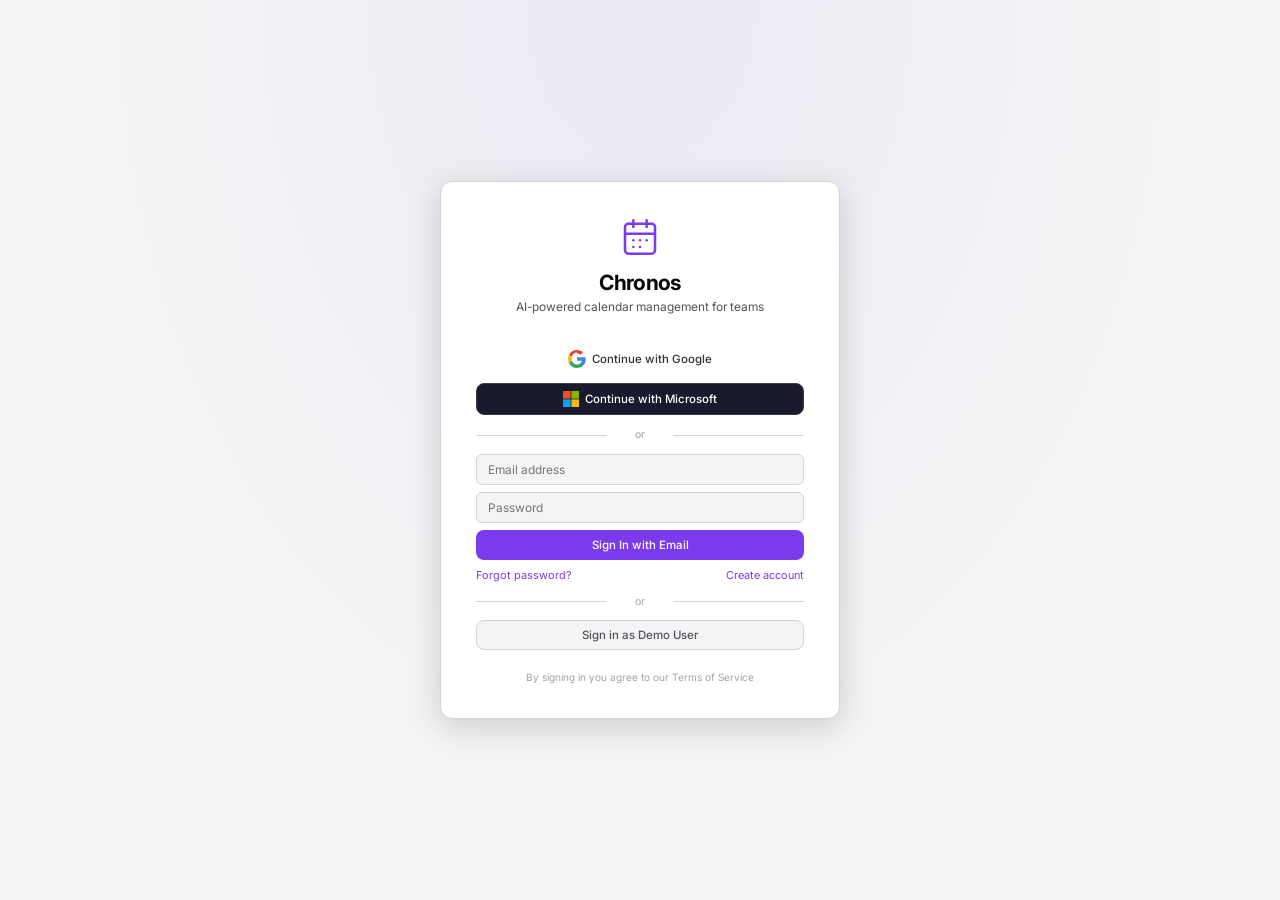
<file: static/index.html>
<!DOCTYPE html>
<html lang="en">
<head>
  <meta charset="UTF-8">
  <meta name="viewport" content="width=device-width, initial-scale=1.0">
  <meta name="description" content="AI-powered calendar management — scan emails, schedule meetings, manage your time.">
  <title>Chronos — AI Calendar Manager</title>
  <link rel="preconnect" href="https://fonts.googleapis.com">
  <link rel="preconnect" href="https://fonts.gstatic.com" crossorigin>
  <link href="https://fonts.googleapis.com/css2?family=Inter:wght@400;500;600;700&display=swap" rel="stylesheet">
  <link rel="stylesheet" href="/static/style.css">
</head>
<body>
  <div id="app">

    <!-- ═══════════════ Sidebar ═══════════════ -->
    <aside id="sidebar">
      <div class="sidebar-brand">
        <div class="brand-icon">
          <svg width="22" height="22" viewBox="0 0 24 24" fill="none" stroke="currentColor" stroke-width="2" stroke-linecap="round" stroke-linejoin="round"><rect x="3" y="4" width="18" height="18" rx="2" ry="2"/><line x1="16" y1="2" x2="16" y2="6"/><line x1="8" y1="2" x2="8" y2="6"/><line x1="3" y1="10" x2="21" y2="10"/></svg>
        </div>
        <span class="brand-name">Chronos</span>
        <span class="brand-badge">AI</span>
      </div>

      <div id="org-selector" class="org-selector" style="display:none">
        <select id="org-dropdown" class="select-minimal" onchange="switchOrg()"></select>
      </div>

      <nav class="sidebar-nav">
        <button class="nav-btn active" data-view="chat">
          <svg width="18" height="18" viewBox="0 0 24 24" fill="none" stroke="currentColor" stroke-width="2" stroke-linecap="round" stroke-linejoin="round"><path d="M21 15a2 2 0 0 1-2 2H7l-4 4V5a2 2 0 0 1 2-2h14a2 2 0 0 1 2 2z"/></svg>
          <span>Chat</span>
        </button>
        <button class="nav-btn" data-view="calendar">
          <svg width="18" height="18" viewBox="0 0 24 24" fill="none" stroke="currentColor" stroke-width="2" stroke-linecap="round" stroke-linejoin="round"><rect x="3" y="4" width="18" height="18" rx="2" ry="2"/><line x1="16" y1="2" x2="16" y2="6"/><line x1="8" y1="2" x2="8" y2="6"/><line x1="3" y1="10" x2="21" y2="10"/></svg>
          <span>Calendar</span>
          <span id="nav-event-count" class="nav-badge" style="display:none"></span>
        </button>
        <button class="nav-btn" data-view="email">
          <svg width="18" height="18" viewBox="0 0 24 24" fill="none" stroke="currentColor" stroke-width="2" stroke-linecap="round" stroke-linejoin="round"><path d="M4 4h16c1.1 0 2 .9 2 2v12c0 1.1-.9 2-2 2H4c-1.1 0-2-.9-2-2V6c0-1.1.9-2 2-2z"/><polyline points="22,6 12,13 2,6"/></svg>
          <span>Email Intel</span>
        </button>
        <button class="nav-btn" data-view="scheduling">
          <svg width="18" height="18" viewBox="0 0 24 24" fill="none" stroke="currentColor" stroke-width="2" stroke-linecap="round" stroke-linejoin="round"><path d="M10 13a5 5 0 0 0 7.54.54l3-3a5 5 0 0 0-7.07-7.07l-1.72 1.71"/><path d="M14 11a5 5 0 0 0-7.54-.54l-3 3a5 5 0 0 0 7.07 7.07l1.71-1.71"/></svg>
          <span>Scheduling</span>
        </button>
        <button class="nav-btn" data-view="whatsapp">
          <svg width="18" height="18" viewBox="0 0 32 32" fill="currentColor"><path d="M16 2C8.27 2 2 8.27 2 16c0 2.44.66 4.72 1.8 6.7L2 30l7.54-1.76A13.93 13.93 0 0016 30c7.73 0 14-6.27 14-14S23.73 2 16 2zm0 25.4a11.39 11.39 0 01-5.84-1.6l-.42-.25-4.38 1.02 1.04-4.26-.27-.44A11.4 11.4 0 1116 27.4zm6.26-8.36c-.3-.15-1.77-.87-2.04-.97-.28-.1-.48-.15-.68.15s-.77.97-.94 1.17c-.17.2-.35.22-.65.07-.3-.15-1.27-.47-2.42-1.5-.9-.8-1.5-1.8-1.68-2.1-.17-.3-.02-.46.13-.6.14-.14.3-.35.44-.52.15-.18.2-.3.3-.5.1-.2.05-.37-.02-.52-.07-.15-.67-1.63-.92-2.23-.24-.58-.49-.5-.68-.51l-.58-.01c-.2 0-.52.07-.79.37-.28.3-1.06 1.03-1.06 2.5s1.08 2.9 1.23 3.1c.15.18 2.13 3.26 5.17 4.57.72.31 1.28.5 1.72.64.72.23 1.38.2 1.9.12.58-.09 1.77-.72 2.02-1.42.25-.7.25-1.3.17-1.42-.07-.12-.27-.2-.57-.34z"/></svg>
          <span>WhatsApp</span>
          <span id="nav-wa-badge" class="nav-badge" style="display:none"></span>
        </button>
        <!-- Admin button — shown only for admin/superadmin via JS -->
        <button class="nav-btn" data-view="admin" id="nav-admin-btn" style="display:none">
          <svg width="18" height="18" viewBox="0 0 24 24" fill="none" stroke="currentColor" stroke-width="2" stroke-linecap="round" stroke-linejoin="round"><path d="M12 22s8-4 8-10V5l-8-3-8 3v7c0 6 8 10 8 10z"/></svg>
          <span>Admin</span>
          <span id="nav-admin-badge" class="nav-badge" style="display:none">●</span>
        </button>
        <div class="nav-divider"></div>
        <button class="nav-btn" data-view="org-settings">
          <svg width="18" height="18" viewBox="0 0 24 24" fill="none" stroke="currentColor" stroke-width="2" stroke-linecap="round" stroke-linejoin="round"><path d="M17 21v-2a4 4 0 0 0-4-4H5a4 4 0 0 0-4 4v2"/><circle cx="9" cy="7" r="4"/><path d="M23 21v-2a4 4 0 0 0-3-3.87"/><path d="M16 3.13a4 4 0 0 1 0 7.75"/></svg>
          <span>Team</span>
        </button>
        <button class="nav-btn" data-view="settings">
          <svg width="18" height="18" viewBox="0 0 24 24" fill="none" stroke="currentColor" stroke-width="2" stroke-linecap="round" stroke-linejoin="round"><circle cx="12" cy="12" r="3"/><path d="M19.4 15a1.65 1.65 0 0 0 .33 1.82l.06.06a2 2 0 0 1-2.83 2.83l-.06-.06a1.65 1.65 0 0 0-1.82-.33 1.65 1.65 0 0 0-1 1.51V21a2 2 0 0 1-4 0v-.09A1.65 1.65 0 0 0 9 19.4a1.65 1.65 0 0 0-1.82.33l-.06.06a2 2 0 0 1-2.83-2.83l.06-.06A1.65 1.65 0 0 0 4.68 15a1.65 1.65 0 0 0-1.51-1H3a2 2 0 0 1 0-4h.09A1.65 1.65 0 0 0 4.6 9a1.65 1.65 0 0 0-.33-1.82l-.06-.06a2 2 0 0 1 2.83-2.83l.06.06A1.65 1.65 0 0 0 9 4.68a1.65 1.65 0 0 0 1-1.51V3a2 2 0 0 1 4 0v.09a1.65 1.65 0 0 0 1 1.51 1.65 1.65 0 0 0 1.82-.33l.06-.06a2 2 0 0 1 2.83 2.83l-.06.06a1.65 1.65 0 0 0-.33 1.82V9c.26.604.852.997 1.51 1H21a2 2 0 0 1 0 4h-.09c-.66.026-1.25.42-1.51 1z"/></svg>
          <span>Settings</span>
        </button>
      </nav>

      <div class="sidebar-footer">
        <button class="nav-btn" data-view="profile">
          <svg width="18" height="18" viewBox="0 0 24 24" fill="none" stroke="currentColor" stroke-width="2" stroke-linecap="round" stroke-linejoin="round"><path d="M20 21v-2a4 4 0 0 0-4-4H8a4 4 0 0 0-4 4v2"/><circle cx="12" cy="7" r="4"/></svg>
          <span>Profile</span>
        </button>
        <button class="theme-toggle" id="theme-toggle" onclick="toggleTheme()" title="Toggle light/dark theme">
          <span id="theme-icon">☀️</span>
        </button>
        <div id="connection-status" class="conn-status offline">
          <span class="conn-dot"></span><span class="conn-label">Offline</span>
        </div>
      </div>
    </aside>

    <!-- ═══════════════ Main ═══════════════ -->
    <main id="main">

      <!-- Login -->
      <section id="login-view" class="view active">
        <div class="login-screen">
          <div class="login-card">
            <div class="login-brand">
              <svg width="40" height="40" viewBox="0 0 24 24" fill="none" stroke="var(--accent)" stroke-width="1.5" stroke-linecap="round" stroke-linejoin="round"><rect x="3" y="4" width="18" height="18" rx="2" ry="2"/><line x1="16" y1="2" x2="16" y2="6"/><line x1="8" y1="2" x2="8" y2="6"/><line x1="3" y1="10" x2="21" y2="10"/><line x1="8" y1="14" x2="8" y2="14.01"/><line x1="12" y1="14" x2="12" y2="14.01"/><line x1="16" y1="14" x2="16" y2="14.01"/><line x1="8" y1="18" x2="8" y2="18.01"/><line x1="12" y1="18" x2="12" y2="18.01"/></svg>
              <h1>Chronos</h1>
              <p>AI-powered calendar management for teams</p>
            </div>
            <div class="login-actions">
              <button class="btn btn-google" onclick="loginGoogle()">
                <svg width="18" height="18" viewBox="0 0 18 18"><path fill="#4285F4" d="M17.64 9.2c0-.637-.057-1.251-.164-1.84H9v3.481h4.844a4.14 4.14 0 01-1.796 2.716v2.259h2.908c1.702-1.567 2.684-3.875 2.684-6.615z"/><path fill="#34A853" d="M9 18c2.43 0 4.467-.806 5.956-2.18l-2.908-2.259c-.806.54-1.837.86-3.048.86-2.344 0-4.328-1.584-5.036-3.711H.957v2.332A8.997 8.997 0 009 18z"/><path fill="#FBBC05" d="M3.964 10.71A5.41 5.41 0 013.682 9c0-.593.102-1.17.282-1.71V4.958H.957A8.996 8.996 0 000 9c0 1.452.348 2.827.957 4.042l3.007-2.332z"/><path fill="#EA4335" d="M9 3.58c1.321 0 2.508.454 3.44 1.345l2.582-2.58C13.463.891 11.426 0 9 0A8.997 8.997 0 00.957 4.958L3.964 6.29C4.672 4.163 6.656 2.58 9 2.58z"/></svg>
                Continue with Google
              </button>
              <button class="btn btn-microsoft" onclick="loginMicrosoft()">
                <svg width="16" height="16" viewBox="0 0 21 21"><rect fill="#f25022" width="10" height="10"/><rect fill="#7fba00" x="11" width="10" height="10"/><rect fill="#00a4ef" y="11" width="10" height="10"/><rect fill="#ffb900" x="11" y="11" width="10" height="10"/></svg>
                Continue with Microsoft
              </button>
              <div class="login-divider"><span>or</span></div>

              <!-- Email/password login -->
              <div id="login-email-panel" style="display:flex;flex-direction:column;gap:.5rem">
                <input id="login-email" type="email" class="input" placeholder="Email address" autocomplete="email" />
                <input id="login-password" type="password" class="input" placeholder="Password" autocomplete="current-password" onkeydown="if(event.key==='Enter')loginEmail()" />
                <button class="btn btn-primary" onclick="loginEmail()">Sign In with Email</button>
                <div style="display:flex;justify-content:space-between;align-items:center;margin-top:.1rem">
                  <a class="login-link" href="#" onclick="showForgotPanel();return false">Forgot password?</a>
                  <a class="login-link" href="#" onclick="showRegisterPanel();return false">Create account</a>
                </div>
              </div>

              <!-- Register panel -->
              <div id="login-register-panel" style="display:none;flex-direction:column;gap:.5rem">
                <input id="reg-name" type="text" class="input" placeholder="Full name" autocomplete="name" />
                <input id="reg-email" type="email" class="input" placeholder="Email address" autocomplete="email" />
                <input id="reg-password" type="password" class="input" placeholder="Password (min 8 chars)" autocomplete="new-password" onkeydown="if(event.key==='Enter')registerEmail()" />
                <button class="btn btn-primary" onclick="registerEmail()">Create Account</button>
                <a class="login-link" href="#" onclick="showLoginPanel();return false" style="text-align:center">Back to sign in</a>
              </div>

              <!-- Forgot password panel -->
              <div id="login-forgot-panel" style="display:none;flex-direction:column;gap:.5rem">
                <p style="font-size:.8rem;color:var(--text2)">Enter your email and we'll send you a reset link.</p>
                <input id="forgot-email" type="email" class="input" placeholder="Email address" autocomplete="email" onkeydown="if(event.key==='Enter')submitForgotPassword()" />
                <button class="btn btn-primary" id="btn-forgot-submit" onclick="submitForgotPassword()">Send Reset Link</button>
                <a class="login-link" href="#" onclick="showLoginPanel();return false" style="text-align:center">Back to sign in</a>
                <div id="forgot-msg" style="display:none;font-size:.8rem;color:var(--green);padding:.4rem .6rem;background:var(--green-soft);border-radius:6px"></div>
              </div>

              <div class="login-divider"><span>or</span></div>
              <button class="btn btn-ghost" onclick="loginDev()">Sign in as Demo User</button>
            </div>
            <p class="login-footer">By signing in you agree to our Terms of Service</p>
          </div>
        </div>
      </section>

      <!-- Chat -->
      <section id="chat-view" class="view">
        <div class="view-header">
          <div class="view-header-left"><h2>AI Assistant</h2><span class="header-badge" id="chat-model">Online</span></div>
        </div>
        <div id="chat-messages" class="chat-messages">
          <div class="message assistant">
            <div class="message-avatar">
              <svg width="16" height="16" viewBox="0 0 24 24" fill="none" stroke="currentColor" stroke-width="2"><circle cx="12" cy="12" r="10"/><path d="M8 14s1.5 2 4 2 4-2 4-2"/><line x1="9" y1="9" x2="9.01" y2="9"/><line x1="15" y1="9" x2="15.01" y2="9"/></svg>
            </div>
            <div class="message-content">
              <p>Hi! I'm your calendar assistant. What can I help you with?</p>
              <div class="quick-actions">
                <button class="quick-btn" onclick="quickChat('What is on my calendar today?')">Today&rsquo;s schedule</button>
                <button class="quick-btn" onclick="quickChat('Schedule a meeting tomorrow at 2pm')">New meeting</button>
                <button class="quick-btn" onclick="quickChat('When am I free this week?')">Find free time</button>
              </div>
            </div>
          </div>
        </div>
        <form id="chat-form" class="chat-input-area" onsubmit="sendMessage(event)">
          <input type="text" id="chat-input" placeholder="Ask me anything about your schedule..." autocomplete="off" />
          <button type="submit" class="btn btn-primary btn-icon-only" id="btn-send">
            <svg width="18" height="18" viewBox="0 0 24 24" fill="none" stroke="currentColor" stroke-width="2"><line x1="22" y1="2" x2="11" y2="13"/><polygon points="22 2 15 22 11 13 2 9 22 2"/></svg>
          </button>
        </form>
      </section>

      <!-- Calendar -->
      <section id="calendar-view" class="view">
        <div class="view-header">
          <div class="view-header-left"><h2>Calendar</h2></div>
          <div class="view-header-right">
            <input id="ev-search" type="search" class="input input-sm" placeholder="Search events…" oninput="filterEvents(this.value)" style="width:160px" />
            <button class="btn btn-icon" onclick="shiftWeek(-1)"><svg width="16" height="16" viewBox="0 0 24 24" fill="none" stroke="currentColor" stroke-width="2"><polyline points="15 18 9 12 15 6"/></svg></button>
            <span id="week-label" class="week-label"></span>
            <button class="btn btn-icon" onclick="shiftWeek(1)"><svg width="16" height="16" viewBox="0 0 24 24" fill="none" stroke="currentColor" stroke-width="2"><polyline points="9 18 15 12 9 6"/></svg></button>
            <button class="btn btn-ghost btn-sm" onclick="weekOffset=0;loadEvents()">Today</button>
            <button class="btn btn-primary btn-sm" onclick="openCreateEventModal()">
              <svg width="14" height="14" viewBox="0 0 24 24" fill="none" stroke="currentColor" stroke-width="2.5"><line x1="12" y1="5" x2="12" y2="19"/><line x1="5" y1="12" x2="19" y2="12"/></svg>
              New Event
            </button>
          </div>
        </div>
        <div id="events-list" class="events-list content-scroll">
          <div class="empty-state"><div class="empty-icon">📅</div>Loading events...</div>
        </div>
      </section>

      <!-- Create Event Modal -->
      <div id="create-event-modal" class="modal-overlay" style="display:none" onclick="closeCreateEventModal(event)">
        <div class="modal-card" style="max-width:520px;width:95%">
          <div class="modal-header">
            <h3>New Calendar Event</h3>
            <button class="modal-close" onclick="closeCreateEventModal()">&times;</button>
          </div>
          <div class="modal-body" style="display:flex;flex-direction:column;gap:.85rem">

            <div class="form-group">
              <label class="settings-label">Event Type</label>
              <div style="display:flex;gap:.5rem;flex-wrap:wrap" id="event-type-chips">
                <button class="type-chip active" data-type="meeting" onclick="selectEventType(this)">🤝 Meeting</button>
                <button class="type-chip" data-type="team" onclick="selectEventType(this)">👥 Team Event</button>
                <button class="type-chip" data-type="focus" onclick="selectEventType(this)">🎯 Focus Time</button>
                <button class="type-chip" data-type="outlook" onclick="selectEventType(this)">📬 Outlook Event</button>
                <button class="type-chip" data-type="other" onclick="selectEventType(this)">📅 Other</button>
              </div>
            </div>

            <div class="form-group">
              <label class="settings-label">Title <span style="color:var(--red)">*</span></label>
              <input id="ev-title" type="text" class="input" placeholder="e.g. Weekly Sync, Q2 Planning…" maxlength="200" />
            </div>

            <div style="display:grid;grid-template-columns:1fr 1fr;gap:.65rem">
              <div class="form-group">
                <label class="settings-label">Start <span style="color:var(--red)">*</span></label>
                <input id="ev-start" type="datetime-local" class="input" />
              </div>
              <div class="form-group">
                <label class="settings-label">End <span style="color:var(--red)">*</span></label>
                <input id="ev-end" type="datetime-local" class="input" />
              </div>
            </div>

            <div class="form-group">
              <label class="settings-label">Location</label>
              <input id="ev-location" type="text" class="input" placeholder="Room / Zoom link / address…" />
            </div>

            <div class="form-group">
              <label class="settings-label">Attendees <span class="field-hint">(comma‑separated emails)</span></label>
              <input id="ev-attendees" type="text" class="input" placeholder="alice@example.com, bob@example.com" />
            </div>

            <div class="form-group">
              <label class="settings-label">Description</label>
              <textarea id="ev-description" class="input" rows="3" placeholder="Agenda, notes, video link…" style="resize:vertical;font-family:inherit;font-size:.875rem"></textarea>
            </div>

            <div style="display:flex;gap:.65rem;align-items:center">
              <label style="display:flex;align-items:center;gap:.4rem;font-size:.875rem;color:var(--text2);cursor:pointer">
                <input type="checkbox" id="ev-allday" onchange="toggleAllDay()" style="accent-color:var(--accent)" />
                All-day event
              </label>
              <div style="margin-left:auto;display:flex;align-items:center;gap:.4rem">
                <label class="settings-label" style="margin:0">Reminder</label>
                <select id="ev-reminder" class="select-minimal">
                  <option value="0">None</option>
                  <option value="5">5 min</option>
                  <option value="10">10 min</option>
                  <option value="15" selected>15 min</option>
                  <option value="30">30 min</option>
                  <option value="60">1 hour</option>
                  <option value="1440">1 day</option>
                </select>
              </div>
            </div>

            <div id="ev-error" style="display:none;color:var(--red);font-size:.82rem;padding:.4rem .6rem;background:rgba(239,68,68,.08);border-radius:6px"></div>
          </div>
          <div class="modal-footer">
            <button class="btn btn-ghost" onclick="closeCreateEventModal()">Cancel</button>
            <button class="btn btn-primary" id="btn-create-event" onclick="submitCreateEvent()">
              <svg width="14" height="14" viewBox="0 0 24 24" fill="none" stroke="currentColor" stroke-width="2.5"><polyline points="20 6 9 17 4 12"/></svg>
              Create Event
            </button>
          </div>
        </div>
      </div>

      <!-- Email Intel -->
      <section id="email-view" class="view">
        <div class="email-container">
          <div class="view-header">
            <div class="view-header-left"><h2>Email Intelligence</h2><span class="header-subtitle">AI-powered meeting detection</span></div>
            <div class="view-header-right email-controls">
              <select id="email-provider-select" class="select-minimal"><option value="google">Gmail</option><option value="microsoft">Outlook</option></select>
              <select id="email-since-hours" class="select-minimal"><option value="24">24h</option><option value="48">48h</option><option value="72">3 days</option><option value="168" selected>7 days</option><option value="336">14 days</option><option value="720">30 days</option></select>
              <label class="autopilot-toggle" title="Re-scan emails already processed (use after fixing issues)" style="gap:4px">
                <input type="checkbox" id="email-rescan" />
                <span class="autopilot-track"></span>
                <span class="autopilot-text">Re-scan</span>
              </label>
              <label class="autopilot-toggle" title="Autopilot: send 1:1 meeting drafts automatically">
                <input type="checkbox" id="autopilot-toggle" onchange="toggleAutopilot()" />
                <span class="autopilot-track"></span>
                <span id="autopilot-label" class="autopilot-text">Autopilot</span>
              </label>
              <button class="btn btn-primary btn-sm" id="btn-email-scan" onclick="triggerEmailScan()">
                <svg width="14" height="14" viewBox="0 0 24 24" fill="none" stroke="currentColor" stroke-width="2"><circle cx="11" cy="11" r="8"/><line x1="21" y1="21" x2="16.65" y2="16.65"/></svg>
                Scan
              </button>
            </div>
          </div>
          <div id="email-scan-status" class="scan-banner" style="display:none"><span id="email-scan-text"></span></div>
          <div class="email-providers-bar" id="email-providers-bar"></div>
          <div class="tab-bar">
            <button class="tab active" data-tab="emails" onclick="switchEmailTab('emails')">All Emails <span id="tab-count-emails" class="tab-count">0</span></button>
            <button class="tab" data-tab="drafts" onclick="switchEmailTab('drafts')">Drafts <span id="tab-count-drafts" class="tab-count">0</span></button>
            <button class="tab" data-tab="pending" onclick="switchEmailTab('pending')">Pending <span id="tab-count-pending" class="tab-count">0</span></button>
            <button class="tab" data-tab="approved" onclick="switchEmailTab('approved')">Approved <span id="tab-count-approved" class="tab-count">0</span></button>
            <button class="tab" data-tab="rejected" onclick="switchEmailTab('rejected')">Dismissed <span id="tab-count-rejected" class="tab-count">0</span></button>
            <button class="tab" data-tab="history" onclick="switchEmailTab('history')">History</button>
            <button class="tab" data-tab="analytics" onclick="switchEmailTab('analytics')">Analytics</button>
          </div>
          <div id="email-all-list" class="content-scroll"><div class="empty-state"><div class="empty-icon">📬</div>Scan your inbox to detect meetings</div></div>
          <div id="email-drafts-list" class="content-scroll" style="display:none"><div class="empty-state"><div class="empty-icon">✍️</div>No drafts yet. Scan your inbox to compose AI-drafted meeting replies.</div></div>
          <div id="email-suggestions" class="content-scroll" style="display:none"><div class="empty-state"><div class="empty-icon">💡</div>Suggestions appear after scanning</div></div>
          <div id="email-history" class="content-scroll" style="display:none"></div>
          <div id="email-analytics" class="content-scroll padded" style="display:none"></div>
        </div>
      </section>

      <!-- Scheduling -->
      <section id="scheduling-view" class="view">
        <div class="email-container">
          <div class="view-header">
            <div class="view-header-left"><h2>Scheduling</h2><span class="header-subtitle">Links · Guides · Onboarding</span></div>
          </div>
          <div class="tab-bar">
            <button class="tab active" data-stab="links" onclick="switchSchedulingTab('links')">Scheduling Links</button>
            <button class="tab" data-stab="booking" onclick="switchSchedulingTab('booking')">Booking Page</button>
            <button class="tab" data-stab="hook" onclick="switchSchedulingTab('hook')">Message Hook</button>
            <button class="tab" data-stab="guides" onclick="switchSchedulingTab('guides')">Guides</button>
            <button class="tab" data-stab="onboarding" onclick="switchSchedulingTab('onboarding')">Onboarding</button>
          </div>
          <!-- Links -->
          <div id="sched-links-panel" class="content-scroll padded">
            <div class="sched-links-toolbar">
              <div class="form-row">
                <select id="link-type-select" class="select-minimal">
                  <option value="availability">Full Availability</option>
                  <option value="suggested">Suggested Windows</option>
                </select>
                <input id="link-attendee-email" type="email" class="input input-sm" placeholder="attendee@email.com" style="max-width:220px" />
                <select id="link-duration" class="select-minimal">
                  <option value="15">15 min</option>
                  <option value="30" selected>30 min</option>
                  <option value="45">45 min</option>
                  <option value="60">1 hour</option>
                  <option value="90">1.5 hours</option>
                </select>
                <button class="btn btn-primary btn-sm" onclick="createSchedulingLink()">+ Create Link</button>
              </div>
            </div>
            <div id="sched-links-list"><div class="empty-state"><div class="empty-icon">🔗</div>No scheduling links yet. Create one above.</div></div>
          </div>
          <!-- Booking Page -->
          <div id="sched-booking-panel" class="content-scroll padded" style="display:none">
            <div class="sched-form-card">
              <h4>Look Up Available Slots</h4>
              <p class="text-muted">Paste a Calendly or Cal.com booking page URL to see available times.</p>
              <div class="form-group"><label>Booking Page URL</label><input id="booking-url" type="url" class="input" placeholder="https://calendly.com/username/30min" /></div>
              <div class="form-row" style="margin-bottom:.75rem">
                <div class="form-group flex-1"><label>Duration</label>
                  <select id="booking-duration" class="select-minimal"><option value="15">15 min</option><option value="30" selected>30 min</option><option value="60">1 hour</option></select>
                </div>
                <div class="form-group flex-1"><label>Days Ahead</label>
                  <select id="booking-days" class="select-minimal"><option value="3">3 days</option><option value="7" selected>7 days</option><option value="14">14 days</option></select>
                </div>
              </div>
              <button class="btn btn-primary" onclick="lookupBookingSlots()">Fetch Slots</button>
            </div>
            <div id="booking-slots-result"></div>
          </div>
          <!-- Message Hook -->
          <div id="sched-hook-panel" class="content-scroll padded" style="display:none">
            <div class="sched-form-card">
              <h4>Extract Meeting from Message</h4>
              <p class="text-muted">Paste a Slack, SMS, or any text message to extract scheduling commitments.</p>
              <div class="form-group"><label>Message</label><textarea id="hook-message" class="input textarea" rows="4" placeholder="e.g. Hey, let's catch up Thursday at 3pm for 30 mins!"></textarea></div>
              <div class="form-row" style="margin-bottom:.75rem">
                <div class="form-group flex-1"><label>Sender</label><input id="hook-sender" type="text" class="input input-sm" placeholder="Alice / alice@co.com" /></div>
                <div class="form-group flex-1"><label>Source</label>
                  <select id="hook-source" class="select-minimal"><option value="slack">Slack</option><option value="sms">SMS</option><option value="email">Email</option><option value="text">Other</option></select>
                </div>
              </div>
              <div class="form-group" style="margin-bottom:.75rem">
                <label class="checkbox-label"><input type="checkbox" id="hook-auto-create" /><span>Auto-create calendar event if confidence &gt; 85%</span></label>
              </div>
              <button class="btn btn-primary" onclick="submitMessageHook()">Analyse &amp; Extract</button>
            </div>
            <div id="hook-result"></div>
          </div>
          <!-- Guides -->
          <div id="sched-guides-panel" class="content-scroll padded" style="display:none">
            <div id="guides-content"><div class="empty-state">Loading guides…</div></div>
          </div>
          <!-- Onboarding -->
          <div id="sched-onboarding-panel" class="content-scroll padded" style="display:none">
            <div id="onboarding-content"></div>
          </div>
        </div>
      </section>

      <!-- Team -->
      <section id="org-settings-view" class="view">
        <div class="view-header"><div class="view-header-left"><h2>Team</h2></div></div>
        <div class="content-scroll padded">
          <div id="org-create-panel" class="card" style="display:none"><div class="card-body">
            <h3>Create Organization</h3><p class="text-muted">Set up your team to manage calendars together.</p>
            <div class="form-group"><label>Organization Name</label><input id="new-org-name" type="text" placeholder="e.g. Acme Corp" class="input" /></div>
            <div class="form-group"><label>Email Domain <span class="text-muted">(optional)</span></label><input id="new-org-domain" type="text" placeholder="e.g. acme.com" class="input" /></div>
            <button class="btn btn-primary" onclick="createOrg()">Create Organization</button>
          </div></div>
          <div id="org-dashboard" style="display:none">
            <div class="card"><div class="card-body"><h3><span id="org-name-display"></span></h3><div class="org-meta"><span class="badge" id="org-member-count"></span><span class="text-muted" id="org-domain-display"></span></div></div></div>
            <div class="card">
              <div class="card-header"><h4>Members</h4><button class="btn btn-primary btn-sm" onclick="showInviteModal()">+ Invite</button></div>
              <div id="members-list" class="card-list"></div>
            </div>
            <div class="card">
              <div class="card-header"><h4>Connected Accounts</h4></div>
              <div class="card-body"><p class="text-muted">Connect email accounts to sync calendars.</p>
                <div id="google-setup-guide" class="alert alert-info" style="display:none"><strong>Google Setup Required</strong><p>Configure OAuth in Settings first.</p><div style="margin-top:.5rem;display:flex;gap:.5rem"><a class="btn btn-primary btn-sm" href="https://console.cloud.google.com/apis/credentials" target="_blank">Google Console</a><button class="btn btn-ghost btn-sm" onclick="switchView('settings')">Settings</button><button class="btn btn-ghost btn-sm" onclick="checkGoogleSetup()">Re-check</button></div></div>
              </div>
              <div id="providers-list" class="card-list"></div>
              <div class="card-footer"><button class="btn btn-google btn-sm" onclick="connectProvider('google')">Connect Gmail</button><button class="btn btn-microsoft btn-sm" onclick="connectProvider('microsoft')">Connect Outlook</button></div>
            </div>
          </div>
        </div>
      </section>

      <!-- Admin Dashboard -->
      <section id="admin-view" class="view">
        <div class="view-header">
          <div class="view-header-left"><h2>Admin Dashboard</h2><span class="header-badge">Read-only</span></div>
          <div class="view-header-right">
            <button class="btn btn-ghost btn-sm" onclick="loadAdminView()">↻ Refresh</button>
          </div>
        </div>
        <div class="content-scroll padded">

          <!-- Stats row -->
          <div id="admin-stats" class="admin-stats-grid" style="display:grid;grid-template-columns:repeat(auto-fit,minmax(140px,1fr));gap:.75rem;margin-bottom:1.25rem">
            <div class="admin-stat-card" style="padding:1rem;background:var(--bg2);border:1px solid var(--border);border-radius:10px;text-align:center">
              <div style="font-size:1.6rem;font-weight:700;color:var(--accent)" id="admin-stat-users">—</div>
              <div style="font-size:.78rem;color:var(--text2)">Total Users</div>
            </div>
            <div class="admin-stat-card" style="padding:1rem;background:var(--bg2);border:1px solid var(--border);border-radius:10px;text-align:center">
              <div style="font-size:1.6rem;font-weight:700;color:var(--orange,#f59e0b)" id="admin-stat-pending">—</div>
              <div style="font-size:.78rem;color:var(--text2)">Pending Suggestions</div>
            </div>
            <div class="admin-stat-card" style="padding:1rem;background:var(--bg2);border:1px solid var(--border);border-radius:10px;text-align:center">
              <div style="font-size:1.6rem;font-weight:700;color:var(--green)" id="admin-stat-approved">—</div>
              <div style="font-size:.78rem;color:var(--text2)">Approved</div>
            </div>
            <div class="admin-stat-card" style="padding:1rem;background:var(--bg2);border:1px solid var(--border);border-radius:10px;text-align:center">
              <div style="font-size:1.6rem;font-weight:700;color:var(--accent)" id="admin-stat-total-sug">—</div>
              <div style="font-size:.78rem;color:var(--text2)">Total Suggestions</div>
            </div>
          </div>

          <!-- Tabs -->
          <div class="tabs" style="margin-bottom:1rem">
            <button class="tab active" data-atab="users" onclick="switchAdminTab('users')">👥 Users</button>
            <button class="tab" data-atab="suggestions" onclick="switchAdminTab('suggestions')">💡 Suggestions</button>
            <button class="tab" data-atab="events" onclick="switchAdminTab('events')">📅 Events</button>
          </div>

          <!-- Users panel -->
          <div id="admin-panel-users">
            <div id="admin-users-list"><div class="empty-state">Loading users...</div></div>
          </div>

          <!-- Suggestions panel (read-only) -->
          <div id="admin-panel-suggestions" style="display:none">
            <div style="display:flex;gap:.5rem;align-items:center;margin-bottom:.75rem">
              <select id="admin-sug-status" class="select-minimal" onchange="loadAdminSuggestions()">
                <option value="">All statuses</option>
                <option value="pending">Pending</option>
                <option value="approved">Approved</option>
                <option value="rejected">Rejected</option>
              </select>
              <span style="font-size:.8rem;color:var(--text2)">Read-only — users approve their own suggestions</span>
            </div>
            <div id="admin-suggestions-list"><div class="empty-state">Loading suggestions...</div></div>
          </div>

          <!-- Events panel (read-only) -->
          <div id="admin-panel-events" style="display:none">
            <div id="admin-events-list"><div class="empty-state">Loading events...</div></div>
          </div>

        </div>
      </section>

      <!-- Profile -->
      <section id="profile-view" class="view">
        <div class="view-header"><div class="view-header-left"><h2>Profile</h2></div></div>
        <div class="content-scroll padded" style="max-width:560px">

          <!-- Read-only info card -->
          <div class="card" style="margin-bottom:.75rem">
            <div class="card-header"><h4>Account</h4></div>
            <div class="card-body">
              <div id="profile-data"><div class="empty-state">Loading...</div></div>
              <div id="profile-role-badge" style="display:none;margin-top:.5rem"></div>
            </div>
          </div>

          <!-- Personal Booking Page -->
          <div class="card" style="margin-bottom:.75rem">
            <div class="card-header"><h4>📅 My Booking Page</h4><span class="header-subtitle">Cal.com-style scheduling link</span></div>
            <div class="card-body" style="display:flex;flex-direction:column;gap:.65rem">
              <p style="font-size:.82rem;color:var(--text2)">Share this link so others can book time with you automatically based on your Google Calendar availability.</p>
              <div style="display:flex;gap:.5rem;align-items:center">
                <input id="booking-url-input" class="input" type="text" readonly style="flex:1;font-size:.8rem;cursor:pointer;color:var(--accent2)" onclick="this.select()" />
                <button class="btn btn-primary btn-sm" onclick="copyBookingUrl()">📋 Copy</button>
                <a id="booking-url-link" href="#" target="_blank" class="btn btn-ghost btn-sm">↗ Open</a>
              </div>
              <p style="font-size:.75rem;color:var(--text3)">Anyone with this link can pick a time from your calendar — no login required.</p>
            </div>
          </div>

          <!-- Edit name / timezone -->
          <div class="card" style="margin-bottom:.75rem">
            <div class="card-header"><h4>Edit Profile</h4></div>
            <div class="card-body" style="display:flex;flex-direction:column;gap:.65rem">
              <div class="form-group">
                <label class="settings-label">Display Name</label>
                <input id="profile-name" type="text" class="input" placeholder="Your name" maxlength="128" />
              </div>
              <div class="form-group">
                <label class="settings-label">Timezone</label>
                <input id="profile-timezone" type="text" class="input" placeholder="e.g. America/New_York" />
              </div>
              <div style="display:flex;gap:.5rem;align-items:center">
                <button class="btn btn-primary btn-sm" onclick="saveProfile()">Save Changes</button>
                <span id="profile-save-indicator" class="save-indicator"></span>
              </div>
            </div>
          </div>

          <!-- Security -->
          <div class="card" style="margin-bottom:.75rem">
            <div class="card-header"><h4>Security</h4></div>
            <div class="card-body" style="display:flex;gap:.5rem;flex-wrap:wrap">
              <button class="btn btn-ghost btn-sm" onclick="openChangePasswordModal()">🔑 Change Password</button>
              <button class="btn btn-danger btn-sm" onclick="logout()">Sign Out</button>
            </div>
          </div>

        </div>
      </section>

      <!-- Change-password modal -->
      <div id="change-password-modal" class="modal-overlay" style="display:none" onclick="closeChangePasswordModal(event)">
        <div class="modal-card" style="max-width:400px;width:95%">
          <div class="modal-header">
            <h3>Change Password</h3>
            <button class="modal-close" onclick="closeChangePasswordModal()">&times;</button>
          </div>
          <div class="modal-body" style="display:flex;flex-direction:column;gap:.75rem">
            <div class="form-group">
              <label class="settings-label">Current Password</label>
              <input id="cp-old" type="password" class="input" autocomplete="current-password" />
            </div>
            <div class="form-group">
              <label class="settings-label">New Password <span class="field-hint">(min 8 chars)</span></label>
              <input id="cp-new" type="password" class="input" autocomplete="new-password" />
            </div>
            <div class="form-group">
              <label class="settings-label">Confirm New Password</label>
              <input id="cp-confirm" type="password" class="input" autocomplete="new-password" />
            </div>
            <div id="cp-error" style="display:none;color:var(--red);font-size:.82rem;padding:.4rem .6rem;background:rgba(239,68,68,.08);border-radius:6px"></div>
          </div>
          <div class="modal-footer">
            <button class="btn btn-ghost" onclick="closeChangePasswordModal()">Cancel</button>
            <button class="btn btn-primary" id="btn-change-password" onclick="submitChangePassword()">Update Password</button>
          </div>
        </div>
      </div>

      <!-- WhatsApp -->
      <section id="whatsapp-view" class="view">
        <div class="email-container">
          <div class="view-header">
            <div class="view-header-left">
              <h2>WhatsApp</h2>
              <span class="header-subtitle">Meeting detection via WhatsApp messages</span>
            </div>
            <div class="view-header-right">
              <span id="wa-status-pill" class="header-badge" style="background:var(--green-soft);color:var(--green)">● Webhook Active</span>
            </div>
          </div>
          <div class="tab-bar">
            <button class="tab active" data-watab="test"     onclick="switchWaTab('test')">Send Test</button>
            <button class="tab"         data-watab="replay"  onclick="switchWaTab('replay')">Replay Messages</button>
            <button class="tab"         data-watab="setup"   onclick="switchWaTab('setup')">Webhook Setup</button>
            <button class="tab"         data-watab="verify"  onclick="switchWaTab('verify')">Verify Token</button>
            <button class="tab"         data-watab="history" onclick="switchWaTab('history')">Event History <span id="wa-history-count" class="tab-count">0</span></button>
          </div>

          <!-- Tab: Send Test -->
          <div id="wa-test-panel" class="content-scroll padded">
            <div class="sched-form-card">
              <h4>Simulate an Incoming WhatsApp Message</h4>
              <p class="text-muted">Sends a fake Meta payload to your webhook. The AI will detect any meeting commitment and create a Google Calendar event for your account.</p>
              <div class="form-group" style="margin-top:1rem">
                <label class="settings-label">Sender Phone</label>
                <input id="wa-from-phone" type="text" class="input" value="919876543210" placeholder="e.g. 919876543210" />
              </div>
              <div class="form-group">
                <label class="settings-label">Message Text</label>
                <textarea id="wa-msg-text" class="input textarea" rows="3" placeholder="e.g. Team standup confirmed for Monday 10am">Confirmed — product demo call on April 25 2026 at 2pm IST with the sales team</textarea>
              </div>
              <div style="display:flex;gap:.5rem;margin-top:.5rem">
                <button class="btn btn-primary" onclick="sendWaTest()">
                  <svg width="14" height="14" viewBox="0 0 32 32" fill="currentColor"><path d="M16 2C8.27 2 2 8.27 2 16c0 2.44.66 4.72 1.8 6.7L2 30l7.54-1.76A13.93 13.93 0 0016 30c7.73 0 14-6.27 14-14S23.73 2 16 2z"/></svg>
                  Send Message
                </button>
                <button class="btn btn-ghost btn-sm" onclick="loadWaPresets()">Load preset</button>
              </div>
            </div>
            <div id="wa-test-result"></div>

            <!-- Chat preview -->
            <div id="wa-chat-preview" style="display:none;margin-top:1.5rem">
              <div class="card">
                <div class="card-header" style="background:#0f1e16;border-bottom:1px solid #25d36622">
                  <div style="display:flex;align-items:center;gap:.5rem">
                    <svg width="16" height="16" viewBox="0 0 32 32" fill="#25d366"><path d="M16 2C8.27 2 2 8.27 2 16c0 2.44.66 4.72 1.8 6.7L2 30l7.54-1.76A13.93 13.93 0 0016 30c7.73 0 14-6.27 14-14S23.73 2 16 2zm6.26 17.04c-.3-.15-1.77-.87-2.04-.97-.28-.1-.48-.15-.68.15s-.77.97-.94 1.17c-.17.2-.35.22-.65.07-.3-.15-1.27-.47-2.42-1.5-.9-.8-1.5-1.8-1.68-2.1-.17-.3-.02-.46.13-.6.14-.14.3-.35.44-.52.15-.18.2-.3.3-.5.1-.2.05-.37-.02-.52-.07-.15-.67-1.63-.92-2.23-.24-.58-.49-.5-.68-.51l-.58-.01c-.2 0-.52.07-.79.37-.28.3-1.06 1.03-1.06 2.5s1.08 2.9 1.23 3.1c.15.18 2.13 3.26 5.17 4.57.72.31 1.28.5 1.72.64.72.23 1.38.2 1.9.12.58-.09 1.77-.72 2.02-1.42.25-.7.25-1.3.17-1.42-.07-.12-.27-.2-.57-.34z"/></svg>
                    <span style="color:#25d366;font-size:.85rem;font-weight:600">WhatsApp · Meta Test Number</span>
                  </div>
                </div>
                <div class="card-body" style="background:#0f1e16;padding:1rem;display:flex;flex-direction:column;gap:.75rem">
                  <div style="display:flex;justify-content:flex-end">
                    <div style="background:#005c4b;color:white;padding:.6rem 1rem;border-radius:12px 12px 2px 12px;max-width:80%;font-size:.875rem;line-height:1.5" id="wa-chat-out">…</div>
                  </div>
                  <div id="wa-chat-in" style="display:none">
                    <div style="background:#1f1f1f;color:#e0e0e0;padding:.6rem 1rem;border-radius:12px 12px 12px 2px;max-width:80%;font-size:.875rem;line-height:1.5" id="wa-chat-in-text">…</div>
                  </div>
                </div>
              </div>
            </div>
          </div>

          <!-- Tab: Replay Messages -->
          <div id="wa-replay-panel" class="content-scroll padded" style="display:none">
            <div class="sched-form-card">
              <h4>Replay Previous WhatsApp Messages</h4>
              <p class="text-muted">Paste any previous WhatsApp messages (one per line). The agent will scan each for meeting commitments and create Google Calendar events automatically.</p>
              <div class="form-group" style="margin-top:1rem">
                <label class="settings-label">Sender Phone (optional)</label>
                <input id="wa-replay-phone" type="text" class="input" value="919876543210" placeholder="e.g. 919876543210" />
              </div>
              <div class="form-group">
                <label class="settings-label">Messages — one per line</label>
                <textarea id="wa-replay-messages" class="input textarea" rows="8" placeholder="Let's have a team catch-up on Thursday 30 April at 3pm IST&#10;Board review confirmed for May 6 at 11am with executive team&#10;Coffee chat tomorrow at 9am — works for you?"></textarea>
              </div>
              <div style="display:flex;gap:.5rem;margin-top:.75rem">
                <button class="btn btn-primary" onclick="sendWaReplay()">
                  <svg width="14" height="14" viewBox="0 0 24 24" fill="none" stroke="currentColor" stroke-width="2.5"><polyline points="1 4 1 10 7 10"/><path d="M3.51 15a9 9 0 1 0 .49-3.5"/></svg>
                  Process All Messages
                </button>
                <button class="btn btn-ghost btn-sm" onclick="loadWaReplayPresets()">Load sample messages</button>
              </div>
            </div>
            <div id="wa-replay-result"></div>
          </div>

          <!-- Tab: Webhook Setup -->
          <div id="wa-setup-panel" class="content-scroll padded" style="display:none">
            <div class="card">
              <div class="card-header"><h4>Meta Developer Dashboard — Webhook Configuration</h4></div>
              <div class="card-body" style="display:flex;flex-direction:column;gap:1rem">
                <p class="text-muted">Register this callback URL in your Meta App to receive real WhatsApp messages:</p>
                <div>
                  <label class="settings-label">Callback URL</label>
                  <div style="display:flex;gap:.5rem">
                    <input type="text" class="input" readonly id="wa-callback-url" value="https://pmc-wholesale-objectives-bride.trycloudflare.com/api/v1/webhooks/whatsapp" />
                    <button class="btn btn-ghost btn-sm" onclick="copyWaCallback()">Copy</button>
                  </div>
                </div>
                <div>
                  <label class="settings-label">Verify Token</label>
                  <div style="display:flex;gap:.5rem">
                    <input type="text" class="input" readonly value="calendar-agent-whatsapp" />
                    <button class="btn btn-ghost btn-sm" onclick="navigator.clipboard.writeText('calendar-agent-whatsapp').then(()=>showToast('Copied'))">Copy</button>
                  </div>
                </div>
                <div>
                  <label class="settings-label">Webhook Field to Subscribe</label>
                  <input type="text" class="input" readonly value="messages" />
                </div>
                <div class="alert alert-info" style="margin-top:.25rem">
                  <strong>Steps:</strong>
                  <ol style="margin-top:.4rem;padding-left:1.2rem;font-size:.85rem;line-height:1.8">
                    <li>Open <a href="https://developers.facebook.com/apps" target="_blank" style="color:var(--accent)">Meta Developer Dashboard</a></li>
                    <li>Select your app → WhatsApp → Configuration</li>
                    <li>Click <strong>Edit</strong> under Webhook</li>
                    <li>Paste the Callback URL and Verify Token above</li>
                    <li>Click <strong>Verify and Save</strong>, then subscribe to <strong>messages</strong></li>
                  </ol>
                </div>
                <div>
                  <label class="settings-label">Phone Number ID</label>
                  <input type="text" class="input" readonly value="1027521083786104" />
                </div>
              </div>
            </div>
          </div>

          <!-- Tab: Verify Token -->
          <div id="wa-verify-panel" class="content-scroll padded" style="display:none">
            <div class="sched-form-card">
              <h4>Test Webhook Verification</h4>
              <p class="text-muted">Simulates the GET challenge Meta sends to verify your webhook. Should echo back the challenge string.</p>
              <div class="form-group" style="margin-top:.75rem">
                <label class="settings-label">Verify Token</label>
                <input id="wa-verify-token" type="text" class="input" value="calendar-agent-whatsapp" />
              </div>
              <button class="btn btn-primary" style="margin-top:.75rem" onclick="testWaVerify()">Test Verification</button>
            </div>
            <div id="wa-verify-result"></div>
          </div>

          <!-- Tab: Event History -->
          <div id="wa-history-panel" class="content-scroll" style="display:none">
            <div style="padding:1rem 1.5rem;display:flex;align-items:center;justify-content:space-between;border-bottom:1px solid var(--border)">
              <span style="font-size:.85rem;color:var(--text2)">All calendar events created via your agent — newest first</span>
              <button class="btn btn-ghost btn-sm" onclick="loadWaHistory()">↻ Refresh</button>
            </div>
            <div id="wa-history-list">
              <div class="empty-state"><div class="empty-icon">📋</div>Loading…</div>
            </div>
          </div>
        </div>
      </section>

      <!-- Settings -->
      <section id="settings-view" class="view">
        <div class="view-header"><div class="view-header-left"><h2>Settings</h2><span class="header-subtitle">Configuration &amp; integrations</span></div></div>
        <div class="content-scroll padded" style="max-width:720px"><div id="settings-sections"></div><div id="settings-toast" class="toast"></div></div>
      </section>

    </main>
  </div>

  <!-- Modal -->
  <div id="invite-modal" class="modal-overlay" style="display:none">
    <div class="modal">
      <div class="modal-header"><h3>Invite Team Member</h3><button class="modal-close" onclick="hideInviteModal()">×</button></div>
      <div class="modal-body">
        <div class="form-group"><label>Email Address</label><input id="invite-email" type="email" placeholder="colleague@company.com" class="input" /></div>
        <div class="form-group"><label>Role</label><select id="invite-role" class="input"><option value="member">Member</option><option value="admin">Admin</option><option value="viewer">Viewer</option></select></div>
      </div>
      <div class="modal-footer"><button class="btn btn-ghost" onclick="hideInviteModal()">Cancel</button><button class="btn btn-primary" onclick="inviteMember()">Send Invite</button></div>
    </div>
  </div>

  <script src="/static/app.js"></script>
</body>
</html>
</file>
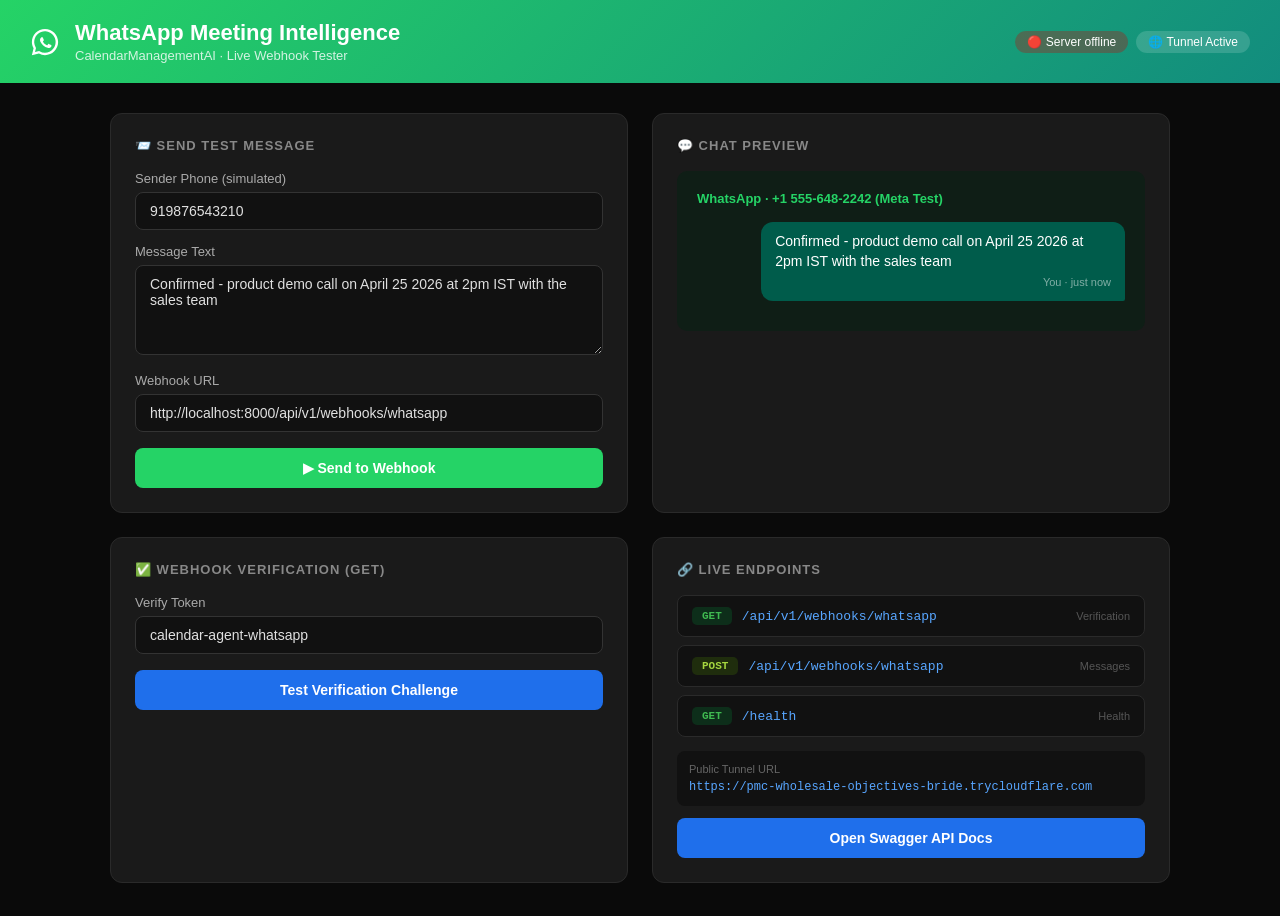
<file: static/whatsapp_test.html>
<!DOCTYPE html>
<html lang="en">
<head>
<meta charset="UTF-8">
<meta name="viewport" content="width=device-width, initial-scale=1.0">
<title>WhatsApp Webhook Tester – CalendarAgent</title>
<style>
  * { box-sizing: border-box; margin: 0; padding: 0; }
  body { font-family: -apple-system, BlinkMacSystemFont, 'Segoe UI', sans-serif; background: #0a0a0a; color: #e0e0e0; }
  .header { background: linear-gradient(135deg, #25d366, #128c7e); padding: 20px 30px; display: flex; align-items: center; gap: 15px; }
  .header h1 { color: white; font-size: 22px; }
  .badge { background: rgba(255,255,255,0.2); color: white; padding: 4px 12px; border-radius: 20px; font-size: 12px; }
  .container { max-width: 1100px; margin: 0 auto; padding: 30px 20px; display: grid; grid-template-columns: 1fr 1fr; gap: 24px; }
  .card { background: #1a1a1a; border: 1px solid #2a2a2a; border-radius: 12px; padding: 24px; }
  .card h2 { font-size: 13px; color: #888; text-transform: uppercase; letter-spacing: 1px; margin-bottom: 18px; }
  label { display: block; font-size: 13px; color: #aaa; margin-bottom: 6px; margin-top: 14px; }
  input, textarea { width: 100%; background: #111; border: 1px solid #333; color: #e0e0e0; padding: 10px 14px; border-radius: 8px; font-size: 14px; font-family: inherit; }
  textarea { height: 90px; resize: vertical; }
  input:focus, textarea:focus { outline: none; border-color: #25d366; }
  .btn { width: 100%; padding: 12px; border: none; border-radius: 8px; cursor: pointer; font-size: 14px; font-weight: 600; margin-top: 16px; transition: opacity .2s; }
  .btn:hover { opacity: 0.85; }
  .btn-green { background: #25d366; color: white; }
  .btn-blue  { background: #1f6feb; color: white; }
  .result-box { background: #111; border: 1px solid #2a2a2a; border-radius: 8px; padding: 14px; font-family: monospace; font-size: 12px; white-space: pre-wrap; max-height: 280px; overflow-y: auto; color: #bbb; margin-top: 14px; }
  .pill { display: inline-flex; align-items: center; gap: 6px; padding: 5px 14px; border-radius: 20px; font-size: 12px; font-weight: 600; margin-top: 12px; }
  .pill-green  { background: #0d2e1a; color: #25d366; border: 1px solid #25d36655; }
  .pill-yellow { background: #2e2a0d; color: #e3b341; border: 1px solid #e3b34155; }
  .pill-red    { background: #2e0d0d; color: #f85149; border: 1px solid #f8514955; }
  .dot { width: 8px; height: 8px; border-radius: 50%; background: currentColor; }
  .event-card { background: #0d2e1a; border: 1px solid #25d36633; border-radius: 10px; padding: 16px; margin-top: 14px; display: none; }
  .event-card h4 { color: #25d366; font-size: 15px; margin-bottom: 10px; }
  .ev-row { display: flex; gap: 8px; font-size: 13px; margin: 5px 0; }
  .ev-lbl { color: #888; min-width: 100px; }
  .chat-sim { background: #0f1e16; border-radius: 10px; padding: 20px; }
  .chat-sim h3 { color: #25d366; font-size: 13px; margin-bottom: 16px; }
  .bubble-out { background: #005c4b; color: white; padding: 10px 14px; border-radius: 12px 12px 2px 12px; margin-bottom: 10px; max-width: 85%; margin-left: auto; font-size: 14px; line-height: 1.4; }
  .bubble-in  { background: #1f1f1f; color: #e0e0e0; padding: 10px 14px; border-radius: 12px 12px 12px 2px; margin-bottom: 10px; max-width: 85%; font-size: 14px; line-height: 1.4; }
  .btime { font-size: 11px; color: rgba(255,255,255,0.5); margin-top: 4px; text-align: right; }
  .btime-l { text-align: left; color: #666; }
  .endpoint-row { display: flex; align-items: center; gap: 10px; background: #111; border: 1px solid #2a2a2a; border-radius: 8px; padding: 11px 14px; margin-bottom: 8px; }
  .method { padding: 3px 10px; border-radius: 5px; font-size: 11px; font-weight: 700; font-family: monospace; }
  .get  { background: #0d2e1a; color: #3fb950; }
  .post { background: #1f2d0d; color: #a5d63f; }
  .eurl { font-family: monospace; font-size: 13px; color: #58a6ff; }
  .spinner { display: none; width: 14px; height: 14px; border: 2px solid #333; border-top-color: #25d366; border-radius: 50%; animation: spin .7s linear infinite; margin-left: 8px; vertical-align: middle; }
  @keyframes spin { to { transform: rotate(360deg); } }
</style>
</head>
<body>

<div class="header">
  <svg width="30" height="30" viewBox="0 0 32 32" fill="white"><path d="M16 2C8.27 2 2 8.27 2 16c0 2.44.66 4.72 1.8 6.7L2 30l7.54-1.76A13.93 13.93 0 0016 30c7.73 0 14-6.27 14-14S23.73 2 16 2zm0 25.4a11.39 11.39 0 01-5.84-1.6l-.42-.25-4.38 1.02 1.04-4.26-.27-.44A11.4 11.4 0 1116 27.4zm6.26-8.36c-.3-.15-1.77-.87-2.04-.97-.28-.1-.48-.15-.68.15s-.77.97-.94 1.17c-.17.2-.35.22-.65.07-.3-.15-1.27-.47-2.42-1.5-.9-.8-1.5-1.8-1.68-2.1-.17-.3-.02-.46.13-.6.14-.14.3-.35.44-.52.15-.18.2-.3.3-.5.1-.2.05-.37-.02-.52-.07-.15-.67-1.63-.92-2.23-.24-.58-.49-.5-.68-.51l-.58-.01c-.2 0-.52.07-.79.37-.28.3-1.06 1.03-1.06 2.5s1.08 2.9 1.23 3.1c.15.18 2.13 3.26 5.17 4.57.72.31 1.28.5 1.72.64.72.23 1.38.2 1.9.12.58-.09 1.77-.72 2.02-1.42.25-.7.25-1.3.17-1.42-.07-.12-.27-.2-.57-.34z"/></svg>
  <div>
    <h1>WhatsApp Meeting Intelligence</h1>
    <div style="color:rgba(255,255,255,0.8);font-size:13px;margin-top:2px;">CalendarManagementAI · Live Webhook Tester</div>
  </div>
  <div style="margin-left:auto;display:flex;gap:8px;">
    <div class="badge" id="serverBadge">⏳ Checking…</div>
    <div class="badge" style="background:rgba(255,255,255,0.15);">🌐 Tunnel Active</div>
  </div>
</div>

<div class="container">

  <!-- Send Test Message -->
  <div class="card">
    <h2>📨 Send Test Message</h2>

    <label>Sender Phone (simulated)</label>
    <input type="text" id="fromPhone" value="919876543210" />

    <label>Message Text</label>
    <textarea id="msgText">Confirmed - product demo call on April 25 2026 at 2pm IST with the sales team</textarea>

    <label>Webhook URL</label>
    <input type="text" id="webhookUrl" value="http://localhost:8000/api/v1/webhooks/whatsapp" />

    <button class="btn btn-green" onclick="sendMessage()">
      ▶ Send to Webhook <span class="spinner" id="sp1"></span>
    </button>

    <div id="msgResult" style="display:none">
      <div id="msgPill"></div>
      <div class="result-box" id="msgJson"></div>
      <div class="event-card" id="evCard">
        <h4>📅 Calendar Event Created</h4>
        <div class="ev-row"><span class="ev-lbl">Title</span><span id="evTitle"></span></div>
        <div class="ev-row"><span class="ev-lbl">Start</span><span id="evStart"></span></div>
        <div class="ev-row"><span class="ev-lbl">Google ID</span><span id="evGid" style="font-family:monospace;font-size:12px;color:#58a6ff"></span></div>
      </div>
    </div>
  </div>

  <!-- Chat Preview -->
  <div class="card">
    <h2>💬 Chat Preview</h2>
    <div class="chat-sim">
      <h3>WhatsApp · +1 555-648-2242 (Meta Test)</h3>
      <div id="chatWindow">
        <div class="bubble-out" id="sentBubble">
          Confirmed - product demo call on April 25 2026 at 2pm IST with the sales team
          <div class="btime">You · just now</div>
        </div>
        <div class="bubble-in" id="replyBubble" style="display:none">
          ✅ Got it! I've added the event to your calendar.
          <div class="btime btime-l">CalendarAgent · just now</div>
        </div>
      </div>
    </div>
  </div>

  <!-- Verify Webhook -->
  <div class="card">
    <h2>✅ Webhook Verification (GET)</h2>
    <label>Verify Token</label>
    <input type="text" id="verifyToken" value="calendar-agent-whatsapp" />
    <button class="btn btn-blue" onclick="verifyWebhook()">
      Test Verification Challenge <span class="spinner" id="sp2"></span>
    </button>
    <div id="verifyResult" style="display:none">
      <div id="verifyPill"></div>
      <div class="result-box" id="verifyJson"></div>
    </div>
  </div>

  <!-- Endpoints -->
  <div class="card">
    <h2>🔗 Live Endpoints</h2>
    <div class="endpoint-row">
      <span class="method get">GET</span>
      <span class="eurl">/api/v1/webhooks/whatsapp</span>
      <span style="color:#555;font-size:11px;margin-left:auto">Verification</span>
    </div>
    <div class="endpoint-row">
      <span class="method post">POST</span>
      <span class="eurl">/api/v1/webhooks/whatsapp</span>
      <span style="color:#555;font-size:11px;margin-left:auto">Messages</span>
    </div>
    <div class="endpoint-row">
      <span class="method get">GET</span>
      <span class="eurl">/health</span>
      <span style="color:#555;font-size:11px;margin-left:auto">Health</span>
    </div>
    <div style="margin-top:14px;padding:12px;background:#111;border-radius:8px;">
      <div style="font-size:11px;color:#666;margin-bottom:5px;">Public Tunnel URL</div>
      <div style="font-family:monospace;font-size:12px;color:#58a6ff;word-break:break-all">https://pmc-wholesale-objectives-bride.trycloudflare.com</div>
    </div>
    <a href="http://localhost:8000/docs" target="_blank">
      <button class="btn btn-blue" style="margin-top:12px">Open Swagger API Docs</button>
    </a>
  </div>

</div>

<script>
// Health check on load
fetch('http://localhost:8000/health').then(r => r.json()).then(d => {
  document.getElementById('serverBadge').textContent = '🟢 Server ' + d.status;
}).catch(() => {
  document.getElementById('serverBadge').textContent = '🔴 Server offline';
  document.getElementById('serverBadge').style.background = 'rgba(200,0,0,0.3)';
});

// Update chat bubble when user types
document.getElementById('msgText').addEventListener('input', function() {
  document.getElementById('sentBubble').innerHTML =
    this.value + '<div class="btime">You · just now</div>';
});

async function sendMessage() {
  const phone   = document.getElementById('fromPhone').value;
  const text    = document.getElementById('msgText').value;
  const url     = document.getElementById('webhookUrl').value;
  const sp      = document.getElementById('sp1');
  sp.style.display = 'inline-block';
  document.getElementById('replyBubble').style.display = 'none';

  const payload = {
    entry: [{
      changes: [{
        value: {
          metadata: { phone_number_id: "1027521083786104" },
          messages: [{
            type: "text",
            id: "test_" + Date.now(),
            from: phone,
            timestamp: String(Math.floor(Date.now() / 1000)),
            text: { body: text }
          }]
        }
      }]
    }]
  };

  try {
    const resp = await fetch(url, {
      method: 'POST',
      headers: { 'Content-Type': 'application/json' },
      body: JSON.stringify(payload)
    });
    const data = await resp.json();
    const res  = data.results?.[0] || {};

    document.getElementById('msgResult').style.display = 'block';
    document.getElementById('msgJson').textContent = JSON.stringify(data, null, 2);

    const pill = document.getElementById('msgPill');
    if (res.event_created) {
      pill.innerHTML = '<span class="pill pill-green"><span class="dot"></span>Event Created in Google Calendar ✓</span>';
      const c = document.getElementById('evCard'); c.style.display = 'block';
      document.getElementById('evTitle').textContent = res.event_title || '—';
      document.getElementById('evStart').textContent = res.event_start || '—';
      document.getElementById('evGid').textContent   = res.google_event_id || '—';
      const rb = document.getElementById('replyBubble');
      rb.style.display = 'block';
      rb.innerHTML = "✅ Got it! I've added '" + res.event_title + "' to your calendar." +
        '<div class="btime btime-l">CalendarAgent · just now</div>';
    } else if (res.has_meeting) {
      pill.innerHTML = '<span class="pill pill-yellow"><span class="dot"></span>Meeting detected · No user mapped to this phone</span>';
    } else {
      pill.innerHTML = '<span class="pill pill-red"><span class="dot"></span>No meeting commitment detected</span>';
    }
  } catch (e) {
    document.getElementById('msgResult').style.display = 'block';
    document.getElementById('msgJson').textContent = 'Fetch error: ' + e.message +
      '\n\nMake sure the server is running on port 8000.';
  }
  sp.style.display = 'none';
}

async function verifyWebhook() {
  const token = document.getElementById('verifyToken').value;
  const sp    = document.getElementById('sp2');
  sp.style.display = 'inline-block';

  try {
    const url  = `http://localhost:8000/api/v1/webhooks/whatsapp?hub.mode=subscribe&hub.verify_token=${encodeURIComponent(token)}&hub.challenge=CHALLENGE_12345`;
    const resp = await fetch(url);
    const body = await resp.text();
    document.getElementById('verifyResult').style.display = 'block';
    document.getElementById('verifyPill').innerHTML = resp.ok
      ? '<span class="pill pill-green"><span class="dot"></span>Verified ✓ — challenge echoed back</span>'
      : '<span class="pill pill-red"><span class="dot"></span>Failed · HTTP ' + resp.status + '</span>';
    document.getElementById('verifyJson').textContent = 'HTTP ' + resp.status + '\nBody: ' + body;
  } catch (e) {
    document.getElementById('verifyResult').style.display = 'block';
    document.getElementById('verifyJson').textContent = 'Error: ' + e.message;
  }
  sp.style.display = 'none';
}
</script>
</body>
</html>
</file>
<file: static/style.css>
/* ============================================================
   Chronos — Production UI Styles
   ============================================================ */

/* ── Reset & Variables ── */
*,*::before,*::after{box-sizing:border-box;margin:0;padding:0}

:root {
  --bg: #09090b;
  --surface: #111113;
  --surface2: #18181b;
  --surface3: #27272a;
  --border: #27272a;
  --border-hover: #3f3f46;
  --text: #fafafa;
  --text2: #a1a1aa;
  --text3: #52525b;
  --accent: #7c3aed;
  --accent-hover: #8b5cf6;
  --accent-soft: rgba(124,58,237,.12);
  --accent-text: #c4b5fd;
  --green: #22c55e;
  --green-soft: rgba(34,197,94,.12);
  --red: #ef4444;
  --red-soft: rgba(239,68,68,.1);
  --orange: #f59e0b;
  --orange-soft: rgba(245,158,11,.1);
  --blue: #3b82f6;
  --blue-soft: rgba(59,130,246,.1);
  --radius: 12px;
  --radius-sm: 8px;
  --radius-xs: 6px;
  --shadow-sm: 0 1px 2px rgba(0,0,0,.3);
  --shadow: 0 4px 16px rgba(0,0,0,.4);
  --shadow-lg: 0 8px 32px rgba(0,0,0,.5);
  --font: 'Inter', -apple-system, BlinkMacSystemFont, 'Segoe UI', Roboto, sans-serif;
  --transition: .15s cubic-bezier(.4,0,.2,1);
  --bg2: var(--surface2);
}

/* Light theme overrides */
html[data-theme="light"] {
  --bg: #f4f4f5;
  --surface: #ffffff;
  --surface2: #f4f4f5;
  --surface3: #e4e4e7;
  --border: #d4d4d8;
  --border-hover: #a1a1aa;
  --text: #09090b;
  --text2: #52525b;
  --text3: #a1a1aa;
  --accent: #7c3aed;
  --accent-hover: #6d28d9;
  --accent-soft: rgba(124,58,237,.1);
  --accent-text: #7c3aed;
  --shadow-sm: 0 1px 2px rgba(0,0,0,.08);
  --shadow: 0 4px 16px rgba(0,0,0,.12);
  --shadow-lg: 0 8px 32px rgba(0,0,0,.16);
}

/* Theme toggle button in sidebar footer */
.theme-toggle {
  background: none;
  border: 1px solid var(--border);
  border-radius: var(--radius-xs);
  color: var(--text3);
  cursor: pointer;
  font-size: .85rem;
  padding: .3rem .5rem;
  line-height: 1;
  margin-bottom: .35rem;
  transition: border-color var(--transition), background var(--transition);
  align-self: center;
}
.theme-toggle:hover { border-color: var(--border-hover); background: var(--surface3); }

/* Login link (forgot password / create account) */
.login-link { color: var(--accent-text); font-size: .78rem; text-decoration: none; }
.login-link:hover { text-decoration: underline; }

html,body {
  height: 100%;
  font-family: var(--font);
  font-size: 14px;
  background: var(--bg);
  color: var(--text);
  -webkit-font-smoothing: antialiased;
  -moz-osx-font-smoothing: grayscale;
}

/* ── Layout ── */
#app { display: flex; height: 100vh; overflow: hidden; }

/* ── Sidebar ── */
#sidebar {
  width: 220px;
  background: var(--surface);
  border-right: 1px solid var(--border);
  display: flex;
  flex-direction: column;
  flex-shrink: 0;
  z-index: 10;
}

.sidebar-brand {
  padding: 1.25rem 1rem 1rem;
  display: flex;
  align-items: center;
  gap: .6rem;
  border-bottom: 1px solid var(--border);
}
.brand-icon { color: var(--accent); display: flex; }
.brand-name { font-size: .95rem; font-weight: 700; letter-spacing: -.02em; }
.brand-badge {
  font-size: .6rem;
  font-weight: 700;
  padding: 2px 6px;
  border-radius: 4px;
  background: var(--accent-soft);
  color: var(--accent-text);
  letter-spacing: .04em;
}

.org-selector {
  padding: .5rem .75rem;
  border-bottom: 1px solid var(--border);
}
.select-minimal {
  width: 100%;
  background: var(--surface2);
  color: var(--text);
  border: 1px solid var(--border);
  border-radius: var(--radius-xs);
  padding: .4rem .6rem;
  font-size: .8rem;
  cursor: pointer;
  font-family: var(--font);
}
.select-minimal:focus { outline: none; border-color: var(--accent); }

.sidebar-nav {
  padding: .5rem .5rem;
  display: flex;
  flex-direction: column;
  gap: 1px;
  flex: 1;
}

.nav-divider {
  height: 1px;
  background: var(--border);
  margin: .5rem .75rem;
}

.nav-btn {
  background: none;
  border: none;
  color: var(--text2);
  padding: .5rem .75rem;
  border-radius: var(--radius-sm);
  cursor: pointer;
  font-size: .82rem;
  font-family: var(--font);
  display: flex;
  align-items: center;
  gap: .6rem;
  transition: all var(--transition);
  text-align: left;
}
.nav-btn svg { flex-shrink: 0; opacity: .7; }
.nav-btn:hover { background: var(--surface2); color: var(--text); }
.nav-btn:hover svg { opacity: 1; }
.nav-btn.active { background: var(--accent-soft); color: var(--accent-text); }
.nav-btn.active svg { opacity: 1; stroke: var(--accent-text); }
.nav-badge {
  display: inline-flex;
  align-items: center;
  justify-content: center;
  background: var(--accent);
  color: #fff;
  font-size: .6rem;
  font-weight: 700;
  min-width: 16px;
  height: 16px;
  border-radius: 999px;
  padding: 0 .3rem;
  margin-left: auto;
  line-height: 1;
}

/* Week label: contextual text + date range */
.week-context-label {
  font-weight: 700;
  color: var(--accent);
  margin-right: .35rem;
}
.week-date-range {
  font-size: .8rem;
  opacity: .7;
}

.sidebar-footer {
  margin-top: auto;
  padding: .5rem;
  border-top: 1px solid var(--border);
}

.conn-status {
  display: flex;
  align-items: center;
  gap: .4rem;
  padding: .4rem .75rem;
  font-size: .72rem;
  color: var(--text3);
}
.conn-dot {
  width: 6px; height: 6px;
  border-radius: 50%;
  background: var(--red);
  flex-shrink: 0;
}
.conn-status.online .conn-dot { background: var(--green); }
.conn-status.online .conn-label { color: var(--text2); }

/* ── Main ── */
#main { flex: 1; display: flex; flex-direction: column; overflow: hidden; min-width: 0; }

/* ── Views ── */
.view { display: none; flex: 1; flex-direction: column; overflow: hidden; }
.view.active { display: flex; }

/* ── View Header ── */
.view-header {
  padding: .85rem 1.25rem;
  border-bottom: 1px solid var(--border);
  display: flex;
  justify-content: space-between;
  align-items: center;
  gap: 1rem;
  flex-shrink: 0;
  background: var(--surface);
}
.view-header-left { display: flex; align-items: center; gap: .65rem; min-width: 0; }
.view-header-left h2 { font-size: 1rem; font-weight: 600; white-space: nowrap; }
.view-header-right { display: flex; align-items: center; gap: .5rem; flex-shrink: 0; }
.input-sm { height: 30px; padding: .2rem .6rem; font-size: .8rem; }
.header-badge {
  font-size: .65rem;
  padding: 2px 8px;
  border-radius: 10px;
  background: var(--green-soft);
  color: var(--green);
  font-weight: 600;
}
.header-subtitle { font-size: .78rem; color: var(--text3); }

/* ── Scrollable Content ── */
.content-scroll { flex: 1; overflow-y: auto; padding: 1rem 1.25rem; display: flex; flex-direction: column; gap: .75rem; }
.padded { padding: 1.25rem; }

/* ── Buttons ── */
.btn {
  padding: .5rem 1rem;
  border-radius: var(--radius-sm);
  border: 1px solid transparent;
  font-size: .82rem;
  font-weight: 500;
  cursor: pointer;
  font-family: var(--font);
  transition: all var(--transition);
  display: inline-flex;
  align-items: center;
  justify-content: center;
  gap: .4rem;
  white-space: nowrap;
}
.btn:active { transform: scale(.98); }

.btn-primary { background: var(--accent); color: #fff; }
.btn-primary:hover { background: var(--accent-hover); }

.btn-ghost { background: var(--surface2); color: var(--text2); border-color: var(--border); }
.btn-ghost:hover { background: var(--surface3); color: var(--text); border-color: var(--border-hover); }

.btn-danger { background: var(--red); color: #fff; }
.btn-danger:hover { opacity: .9; }

.btn-danger-ghost { background: transparent; border-color: transparent; color: var(--red); }
.btn-danger-ghost:hover { background: var(--red-soft); border-color: var(--red); }

.btn-xs { padding: .2rem .5rem; font-size: .72rem; border-radius: 5px; line-height: 1.4; }

.ev-actions { margin-left: auto; display: flex; gap: .3rem; flex-shrink: 0; }

.btn-google { width: 100%; background: #fff; color: #333; font-weight: 500; }
.btn-google:hover { background: #f3f4f6; }

.btn-microsoft { width: 100%; background: #1a1a2e; color: #fff; border-color: #3f3f46; }
.btn-microsoft:hover { background: #2a2a3e; }

.btn-sm { padding: .35rem .7rem; font-size: .78rem; }
.btn-icon { padding: .4rem; background: var(--surface2); border-color: var(--border); color: var(--text2); border-radius: var(--radius-xs); }
.btn-icon:hover { background: var(--surface3); color: var(--text); }
.btn-icon-only { padding: .55rem; border-radius: var(--radius-sm); }

/* ── Login ── */
.login-screen {
  display: flex;
  align-items: center;
  justify-content: center;
  height: 100%;
  background: radial-gradient(ellipse at top, rgba(124,58,237,.06), transparent 60%);
}
.login-card {
  background: var(--surface);
  border: 1px solid var(--border);
  border-radius: var(--radius);
  padding: 2.5rem;
  width: 400px;
  box-shadow: var(--shadow-lg);
}
.login-brand { text-align: center; margin-bottom: 2rem; }
.login-brand svg { margin-bottom: .75rem; }
.login-brand h1 { font-size: 1.5rem; font-weight: 700; letter-spacing: -.03em; margin-bottom: .3rem; }
.login-brand p { color: var(--text2); font-size: .85rem; }
.login-actions { display: flex; flex-direction: column; gap: .5rem; }
.login-divider {
  text-align: center;
  color: var(--text3);
  font-size: .75rem;
  margin: .4rem 0;
  position: relative;
}
.login-divider::before,
.login-divider::after {
  content: '';
  position: absolute;
  top: 50%;
  width: 40%;
  height: 1px;
  background: var(--border);
}
.login-divider::before { left: 0; }
.login-divider::after { right: 0; }
.login-footer { text-align: center; font-size: .72rem; color: var(--text3); margin-top: 1.5rem; }

/* ── Chat ── */
.chat-messages {
  flex: 1;
  overflow-y: auto;
  padding: 1.25rem;
  display: flex;
  flex-direction: column;
  gap: .75rem;
}
.message { display: flex; gap: .6rem; max-width: 80%; animation: msgIn .2s ease; }
.message.user { align-self: flex-end; flex-direction: row-reverse; }
@keyframes msgIn { from { opacity: 0; transform: translateY(4px); } to { opacity: 1; transform: translateY(0); } }

.message-avatar {
  width: 32px; height: 32px;
  border-radius: var(--radius-sm);
  background: var(--surface2);
  border: 1px solid var(--border);
  display: flex;
  align-items: center;
  justify-content: center;
  flex-shrink: 0;
  color: var(--text2);
}
.message.user .message-avatar { background: var(--accent-soft); color: var(--accent-text); border-color: transparent; }

.message-content {
  background: var(--surface2);
  border: 1px solid var(--border);
  padding: .75rem 1rem;
  border-radius: var(--radius);
  line-height: 1.6;
  font-size: .85rem;
}
.message-content p { margin-bottom: .3rem; }
.message-content ul { padding-left: 1.2rem; margin: .3rem 0; }
.message-content li { margin-bottom: .15rem; }
.message.user .message-content { background: var(--accent); color: #fff; border-color: var(--accent); }

.quick-actions { display: flex; gap: .4rem; flex-wrap: wrap; margin-top: .5rem; }
.quick-btn {
  background: var(--surface3);
  border: 1px solid var(--border);
  color: var(--text2);
  padding: .3rem .65rem;
  border-radius: 20px;
  font-size: .75rem;
  cursor: pointer;
  font-family: var(--font);
  transition: all var(--transition);
}
.quick-btn:hover { background: var(--accent-soft); color: var(--accent-text); border-color: var(--accent); }

.typing-indicator { display: flex; gap: 4px; padding: .5rem 1rem; }
.typing-indicator span { width: 6px; height: 6px; background: var(--text3); border-radius: 50%; animation: typing 1.2s infinite; }
.typing-indicator span:nth-child(2) { animation-delay: .2s; }
.typing-indicator span:nth-child(3) { animation-delay: .4s; }
@keyframes typing { 0%,60%,100% { transform: translateY(0); } 30% { transform: translateY(-5px); } }

.chat-input-area {
  padding: .75rem 1.25rem;
  border-top: 1px solid var(--border);
  display: flex;
  gap: .5rem;
  background: var(--surface);
}
#chat-input {
  flex: 1;
  background: var(--surface2);
  border: 1px solid var(--border);
  border-radius: var(--radius);
  padding: .6rem .9rem;
  color: var(--text);
  font-size: .85rem;
  font-family: var(--font);
  transition: border-color var(--transition);
}
#chat-input:focus { outline: none; border-color: var(--accent); }
#chat-input::placeholder { color: var(--text3); }
#btn-send:disabled { opacity: .3; cursor: not-allowed; }

/* ── Calendar ── */
.week-label {
  font-size: .82rem;
  color: var(--text2);
  font-weight: 500;
  min-width: 160px;
  text-align: center;
}
.events-list { flex: 1; overflow-y: auto; padding: 1.25rem; }
.day-group { margin-bottom: 1.25rem; }
.day-group-today .day-label { color: var(--accent-text); border-bottom-color: var(--accent); }
.today-badge {
  display: inline-block;
  background: var(--accent);
  color: #fff;
  font-size: .6rem;
  padding: .05rem .35rem;
  border-radius: 999px;
  vertical-align: middle;
  margin-left: .3rem;
  letter-spacing: .03em;
  font-weight: 700;
  text-transform: none;
}
.day-label {
  font-size: .72rem;
  font-weight: 600;
  text-transform: uppercase;
  letter-spacing: .06em;
  color: var(--text3);
  margin-bottom: .5rem;
  padding-bottom: .35rem;
  border-bottom: 1px solid var(--border);
}
.event-card {
  background: var(--surface2);
  border: 1px solid var(--border);
  border-radius: var(--radius-sm);
  padding: .65rem .9rem;
  margin-bottom: .35rem;
  display: flex;
  justify-content: space-between;
  align-items: center;
  transition: all var(--transition);
  border-left: 3px solid var(--accent);
}
.event-card:hover { border-color: var(--border-hover); background: var(--surface3); border-left-color: var(--accent-hover); }
.event-title { font-weight: 500; font-size: .85rem; }
.event-time { font-size: .75rem; color: var(--text2); margin-top: 2px; }
.event-status {
  font-size: .68rem;
  padding: 2px 8px;
  border-radius: 10px;
  background: var(--green-soft);
  color: var(--green);
  font-weight: 500;
  text-transform: capitalize;
}

/* ── Calendar event card v2 ── */
.ev-card-v2 {
  background: var(--surface);
  border: 1px solid var(--border);
  border-radius: 10px;
  margin-bottom: .5rem;
  overflow: hidden;
  cursor: pointer;
  transition: border-color .15s, box-shadow .15s, transform .1s;
}
.ev-card-v2:hover {
  border-color: var(--border-hover);
  box-shadow: 0 4px 18px rgba(0,0,0,.38);
  transform: translateY(-1px);
}
.ev-card-v2.ev-open { border-color: var(--accent); box-shadow: 0 0 0 1px rgba(124,58,237,.18); }
.ev-main { display: flex; align-items: stretch; }
.ev-accent-bar {
  width: 5px;
  background: var(--accent);
  flex-shrink: 0;
  transition: background .15s;
}
/* Status-coloured bars */
.ev-s-confirmed .ev-accent-bar { background: var(--green); }
.ev-s-tentative  .ev-accent-bar { background: var(--orange); }
.ev-s-cancelled  .ev-accent-bar { background: var(--red); }
.ev-card-v2.ev-open .ev-accent-bar { filter: brightness(1.2); }
.ev-body {
  flex: 1;
  padding: .8rem 1rem .8rem .85rem;
  min-width: 0;
}
.ev-header-row {
  display: flex;
  align-items: center;
  justify-content: space-between;
  gap: .5rem;
  margin-bottom: .3rem;
}
.ev-title {
  font-weight: 700;
  font-size: .93rem;
  color: var(--text);
  line-height: 1.35;
  flex: 1;
  min-width: 0;
  overflow: hidden;
  text-overflow: ellipsis;
  white-space: nowrap;
}
.ev-header-right { display: flex; align-items: center; gap: .4rem; flex-shrink: 0; }
.ev-badge {
  font-size: .63rem;
  padding: 2px 8px;
  border-radius: 10px;
  font-weight: 600;
  text-transform: uppercase;
  letter-spacing: .05em;
  white-space: nowrap;
}
.status-confirmed { background: var(--green-soft); color: var(--green); }
.status-tentative  { background: rgba(245,158,11,.15); color: var(--orange); }
.status-cancelled  { background: var(--red-soft); color: var(--red); }
.ev-chevron {
  color: var(--text3);
  font-size: 1.2rem;
  font-weight: 300;
  flex-shrink: 0;
  transition: transform .18s;
}
.ev-card-v2.ev-open .ev-chevron { transform: rotate(90deg); color: var(--accent-text); }
.ev-time-row {
  display: flex;
  align-items: center;
  gap: .35rem;
  margin-top: .12rem;
}
.ev-time-icon { font-size: .8rem; flex-shrink: 0; }
.ev-time-main {
  font-size: .81rem;
  color: var(--text2);
  font-weight: 500;
}
.ev-dur-pill {
  font-size: .68rem;
  color: var(--text3);
  background: var(--surface3);
  padding: 1px 8px;
  border-radius: 10px;
  font-weight: 500;
  margin-left: auto;
}
.ev-loc-row {
  font-size: .78rem;
  color: var(--text2);
  margin-top: .18rem;
}
.ev-att-preview {
  font-size: .72rem;
  color: var(--text3);
  margin-top: .14rem;
}
/* Expanded */
.ev-expanded {
  border-top: 1px solid var(--border);
  padding: .85rem 1rem .85rem 1.1rem;
  background: var(--surface2);
}
.ev-exp-section { margin-bottom: .75rem; }
.ev-exp-section:last-child { margin-bottom: 0; }
.ev-exp-label {
  font-size: .64rem;
  font-weight: 700;
  text-transform: uppercase;
  letter-spacing: .07em;
  color: var(--text3);
  margin-bottom: .32rem;
}
.ev-exp-val {
  font-size: .83rem;
  color: var(--text);
  line-height: 1.55;
}
.ev-exp-desc {
  font-size: .8rem;
  color: var(--text2);
  background: var(--surface3);
  border: 1px solid var(--border);
  border-radius: 6px;
  padding: .6rem .8rem;
  white-space: pre-wrap;
  max-height: 130px;
  overflow-y: auto;
  line-height: 1.6;
}
.ev-exp-info-grid {
  display: grid;
  grid-template-columns: 1fr 1fr;
  gap: .55rem .9rem;
  margin-bottom: .7rem;
}
.ev-exp-cell { }
.ev-attendees {
  display: flex;
  flex-wrap: wrap;
  gap: .3rem;
  margin-top: .2rem;
}
.ev-att-chip {
  background: var(--surface3);
  border: 1px solid var(--border);
  border-radius: 14px;
  padding: 3px 10px;
  font-size: .74rem;
  color: var(--text2);
  max-width: 240px;
  overflow: hidden;
  text-overflow: ellipsis;
  white-space: nowrap;
}
.ev-exp-footer {
  display: flex;
  align-items: center;
  gap: .65rem;
  flex-wrap: wrap;
  border-top: 1px solid var(--border);
  padding-top: .5rem;
  margin-top: .75rem;
  font-size: .68rem;
  color: var(--text3);
}


/* ── Cards ── */
.card {
  background: var(--surface);
  border: 1px solid var(--border);
  border-radius: var(--radius);
  overflow: hidden;
  margin-bottom: .75rem;
}
.card-header {
  padding: .75rem 1rem;
  border-bottom: 1px solid var(--border);
  display: flex;
  justify-content: space-between;
  align-items: center;
  background: var(--surface2);
}
.card-header h4 { font-size: .88rem; font-weight: 600; }
.card-body { padding: 1rem; }
.card-body h3 { font-size: 1rem; font-weight: 600; margin-bottom: .25rem; }
.card-list { display: flex; flex-direction: column; }
.card-footer { padding: .75rem 1rem; border-top: 1px solid var(--border); display: flex; gap: .5rem; }

/* ── Forms ── */
.form-group { margin-bottom: .75rem; }
.form-group label {
  display: block;
  font-size: .75rem;
  font-weight: 500;
  color: var(--text2);
  text-transform: uppercase;
  letter-spacing: .03em;
  margin-bottom: .3rem;
}
.input {
  width: 100%;
  background: var(--surface2);
  border: 1px solid var(--border);
  border-radius: var(--radius-xs);
  padding: .5rem .75rem;
  color: var(--text);
  font-size: .85rem;
  font-family: var(--font);
  transition: border-color var(--transition);
}
.input:focus { outline: none; border-color: var(--accent); }

/* ── Profile ── */
.profile-row {
  display: flex;
  justify-content: space-between;
  padding: .65rem 0;
  border-bottom: 1px solid var(--border);
}
.profile-row:last-of-type { border-bottom: none; }
.profile-label { color: var(--text2); font-size: .82rem; }
.profile-value { font-size: .82rem; text-align: right; }
.usage-bar-wrapper { width: 120px; height: 5px; background: var(--surface3); border-radius: 3px; margin-top: 6px; overflow: hidden; }
.usage-bar { height: 100%; background: var(--accent); border-radius: 3px; transition: width .4s ease; }

/* ── Badges ── */
.badge {
  padding: 2px 8px;
  border-radius: 10px;
  font-size: .7rem;
  font-weight: 600;
}
.badge-owner { background: var(--orange-soft); color: var(--orange); }
.badge-admin { background: var(--accent-soft); color: var(--accent-text); }
.badge-member { background: var(--green-soft); color: var(--green); }
.badge-viewer { background: rgba(161,161,170,.1); color: var(--text2); }

/* ── Members ── */
.member-row {
  display: flex;
  justify-content: space-between;
  align-items: center;
  padding: .55rem 1rem;
  border-bottom: 1px solid var(--border);
  transition: background var(--transition);
}
.member-row:last-child { border-bottom: none; }
.member-row:hover { background: var(--surface2); }
.member-info { display: flex; align-items: center; gap: .65rem; }
.member-avatar {
  width: 32px; height: 32px;
  border-radius: 50%;
  background: var(--accent-soft);
  color: var(--accent-text);
  display: flex;
  align-items: center;
  justify-content: center;
  font-weight: 600;
  font-size: .82rem;
}
.member-name { font-size: .85rem; font-weight: 500; }
.member-email { font-size: .72rem; color: var(--text3); }

/* ── Providers ── */
.provider-row {
  display: flex;
  justify-content: space-between;
  align-items: center;
  padding: .6rem 1rem;
  border-bottom: 1px solid var(--border);
}
.provider-row:last-child { border-bottom: none; }
.provider-info { display: flex; align-items: center; gap: .65rem; }
.provider-icon { font-size: 1.1rem; }
.provider-email { font-size: .85rem; font-weight: 500; }
.provider-type { font-size: .72rem; color: var(--text3); }
.provider-status { display: flex; align-items: center; gap: .5rem; }
.status-badge { padding: 2px 8px; border-radius: 10px; font-size: .68rem; font-weight: 500; }
.status-active { background: var(--green-soft); color: var(--green); }
.status-expired { background: var(--red-soft); color: var(--red); }
.status-pending { background: var(--orange-soft); color: var(--orange); }
.sync-icons { font-size: .85rem; display: flex; gap: 3px; }
.provider-security-note { padding: .5rem 1rem; font-size: .68rem; color: var(--green); border-top: 1px solid var(--border); }

/* ── Organization Meta ── */
.org-meta { display: flex; gap: 1rem; font-size: .85rem; }
.org-meta span { color: var(--text2); }
.text-muted { font-size: .78rem; color: var(--text3); }

/* ── Alerts ── */
.alert { padding: .75rem 1rem; border-radius: var(--radius-sm); margin-bottom: .75rem; font-size: .82rem; line-height: 1.5; }
.alert strong { display: block; margin-bottom: .25rem; }
.alert p { color: var(--text2); font-size: .78rem; }
.alert-info { background: var(--accent-soft); border: 1px solid rgba(124,58,237,.2); color: var(--accent-text); }

/* ── Modal ── */
.modal-overlay {
  position: fixed;
  inset: 0;
  background: rgba(0,0,0,.65);
  backdrop-filter: blur(4px);
  display: flex;
  align-items: center;
  justify-content: center;
  z-index: 100;
  animation: fadeIn .15s ease;
}
@keyframes fadeIn { from { opacity: 0; } to { opacity: 1; } }
/* Rich modal card (used by New Event and similar forms) */
.modal-card {
  background: var(--surface);
  border: 1px solid var(--border);
  border-radius: var(--radius);
  box-shadow: var(--shadow-lg);
  animation: modalIn .2s ease;
  overflow: hidden;
  display: flex;
  flex-direction: column;
  max-height: 88vh;
  overflow-y: auto;
}
.modal-card .modal-header {
  padding: 1rem 1.25rem;
  border-bottom: 1px solid var(--border);
  display: flex;
  justify-content: space-between;
  align-items: center;
  position: sticky;
  top: 0;
  background: var(--surface);
  z-index: 1;
}
.modal-card .modal-body { padding: 1.25rem; }
.modal-card .modal-footer {
  padding: .75rem 1.25rem;
  border-top: 1px solid var(--border);
  display: flex;
  gap: .5rem;
  justify-content: flex-end;
  position: sticky;
  bottom: 0;
  background: var(--surface);
}
/* Event-type chip selector */
.type-chip {
  background: var(--bg2);
  border: 1px solid var(--border);
  border-radius: 999px;
  padding: .3rem .75rem;
  font-size: .8rem;
  color: var(--text2);
  cursor: pointer;
  font-family: var(--font);
  transition: all .15s;
}
.type-chip:hover { border-color: var(--accent); color: var(--text); }
.type-chip.active { background: var(--accent); border-color: var(--accent); color: var(--accent-text); font-weight: 600; }
/* Spin animation for loading state */
@keyframes spin { to { transform: rotate(360deg); } }
.spin { animation: spin .8s linear infinite; }
.modal {
  background: var(--surface);
  border: 1px solid var(--border);
  border-radius: var(--radius);
  width: 420px;
  box-shadow: var(--shadow-lg);
  animation: modalIn .2s ease;
}
@keyframes modalIn { from { opacity: 0; transform: scale(.96) translateY(8px); } to { opacity: 1; transform: scale(1) translateY(0); } }
.modal-header {
  padding: 1rem 1.25rem;
  border-bottom: 1px solid var(--border);
  display: flex;
  justify-content: space-between;
  align-items: center;
}
.modal-header h3 { font-size: .95rem; font-weight: 600; }
.modal-close {
  background: none;
  border: none;
  color: var(--text3);
  font-size: 1.3rem;
  cursor: pointer;
  padding: .2rem;
  line-height: 1;
}
.modal-close:hover { color: var(--text); }
.modal-body { padding: 1.25rem; }
.modal-footer { padding: .75rem 1.25rem; border-top: 1px solid var(--border); display: flex; gap: .5rem; justify-content: flex-end; }

/* ── Tabs ── */
.tab-bar {
  display: flex;
  border-bottom: 1px solid var(--border);
  padding: 0 1rem;
  background: var(--surface);
  overflow-x: auto;
  flex-shrink: 0;
}
.tab {
  background: none;
  border: none;
  color: var(--text3);
  padding: .65rem 1rem;
  font-size: .8rem;
  font-weight: 500;
  cursor: pointer;
  position: relative;
  display: flex;
  align-items: center;
  gap: .35rem;
  transition: color var(--transition);
  white-space: nowrap;
  font-family: var(--font);
}
.tab:hover { color: var(--text2); }
.tab.active { color: var(--accent-text); }
.tab.active::after {
  content: '';
  position: absolute;
  bottom: 0;
  left: .5rem;
  right: .5rem;
  height: 2px;
  background: var(--accent);
  border-radius: 1px;
}
.tab-count {
  font-size: .65rem;
  background: var(--surface3);
  padding: 1px 6px;
  border-radius: 8px;
  font-weight: 600;
}
.tab.active .tab-count { background: var(--accent-soft); color: var(--accent-text); }

/* ── Email Intel ── */
.email-container { display: flex; flex-direction: column; flex: 1; overflow: hidden; }
.email-controls { flex-wrap: wrap; }

.scan-banner {
  padding: .5rem 1.25rem;
  font-size: .8rem;
  display: flex;
  align-items: center;
  gap: .4rem;
  border-bottom: 1px solid var(--border);
  flex-shrink: 0;
}
.scan-banner.scanning { background: var(--orange-soft); color: var(--orange); }
.scan-banner.success { background: var(--green-soft); color: var(--green); }
.scan-banner.warning { background: var(--orange-soft); color: var(--orange); }
.scan-banner.error { background: var(--red-soft); color: var(--red); }

.email-providers-bar {
  padding: .5rem 1rem;
  display: flex;
  gap: .5rem;
  flex-wrap: wrap;
  border-bottom: 1px solid var(--border);
  flex-shrink: 0;
}
.email-provider-chip {
  display: flex;
  align-items: center;
  gap: .35rem;
  padding: .25rem .65rem;
  background: var(--surface2);
  border: 1px solid var(--border);
  border-radius: 16px;
  font-size: .75rem;
}
.email-provider-chip.active { border-color: var(--green); }
.email-provider-chip.inactive { opacity: .5; }
.email-provider-email { color: var(--text); font-weight: 500; }
.email-provider-badge { font-size: .68rem; color: var(--green); font-weight: 500; }
.email-provider-chip.inactive .email-provider-badge { color: var(--text3); }
.email-provider-sync { font-size: .65rem; color: var(--text3); }
.email-provider-notice { display: flex; align-items: center; gap: .5rem; font-size: .8rem; color: var(--text2); }
.email-provider-notice a { color: var(--accent-text); text-decoration: none; }
.email-provider-notice a:hover { text-decoration: underline; }

/* ── Scanned Email Cards ── */
.scanned-email-card {
  background: var(--surface);
  border: 1px solid var(--border);
  border-radius: var(--radius-sm);
  overflow: hidden;
  cursor: pointer;
  transition: all var(--transition);
}
.scanned-email-card:hover { border-color: var(--border-hover); }
.scanned-email-card.actionable { border-left: 3px solid var(--accent); }

.scanned-email-header {
  padding: .6rem 1rem;
  display: flex;
  justify-content: space-between;
  align-items: center;
  gap: .75rem;
}
.scanned-email-meta { display: flex; align-items: center; gap: .5rem; flex: 1; min-width: 0; }
.scanned-email-icon { font-size: 1rem; flex-shrink: 0; }
.scanned-email-info { min-width: 0; flex: 1; }
.scanned-email-subject {
  font-size: .84rem;
  font-weight: 600;
  white-space: nowrap;
  overflow: hidden;
  text-overflow: ellipsis;
}
.scanned-email-sender {
  font-size: .72rem;
  color: var(--text2);
  white-space: nowrap;
  overflow: hidden;
  text-overflow: ellipsis;
}

.scanned-email-right { display: flex; align-items: center; gap: .4rem; flex-shrink: 0; }
.scanned-email-time { font-size: .68rem; color: var(--text3); }
.scanned-email-badge {
  font-size: .67rem;
  padding: 2px 8px;
  border-radius: 10px;
  background: var(--surface3);
  color: var(--text3);
  font-weight: 500;
}
.scanned-email-badge.actionable-badge { color: var(--accent-text); background: var(--accent-soft); }
.scanned-email-chevron { font-size: .7rem; color: var(--text3); width: 16px; text-align: center; }

.scanned-email-detail {
  border-top: 1px solid var(--border);
  background: var(--surface2);
  animation: slideDown .2s ease;
}
@keyframes slideDown { from { opacity: 0; } to { opacity: 1; } }

.email-detail-grid { padding: .75rem 1rem; display: flex; flex-direction: column; gap: .3rem; border-bottom: 1px solid var(--border); }
.email-detail-row { display: flex; gap: .75rem; font-size: .78rem; line-height: 1.5; }
.email-detail-label { color: var(--text3); font-weight: 500; min-width: 60px; flex-shrink: 0; }

.email-detail-body { padding: .75rem 1rem; }
.email-detail-body-label { font-size: .68rem; color: var(--text3); text-transform: uppercase; letter-spacing: .04em; margin-bottom: .35rem; font-weight: 600; }
.email-detail-body-text {
  font-size: .78rem;
  color: var(--text2);
  line-height: 1.65;
  white-space: pre-wrap;
  word-break: break-word;
  max-height: 280px;
  overflow-y: auto;
  padding: .65rem;
  background: var(--bg);
  border-radius: var(--radius-xs);
  border: 1px solid var(--border);
}
.email-detail-actions { padding: .5rem 1rem; border-top: 1px solid var(--border); }

/* ── Email card v2 (em-card) ── */
.em-card {
  background: var(--surface);
  border: 1px solid var(--border);
  border-radius: 10px;
  overflow: hidden;
  cursor: pointer;
  transition: border-color .15s, box-shadow .15s;
  margin-bottom: .4rem;
}
.em-card:hover { border-color: var(--border-hover); box-shadow: 0 2px 12px rgba(0,0,0,.28); }
.em-card.em-actionable { border-left: 3px solid var(--accent); }
.em-card-header {
  display: flex;
  align-items: flex-start;
  gap: .75rem;
  padding: .85rem 1rem;
}
/* Sender avatar circle */
.em-avatar {
  width: 38px;
  height: 38px;
  border-radius: 50%;
  color: #fff;
  display: flex;
  align-items: center;
  justify-content: center;
  font-weight: 700;
  font-size: .9rem;
  flex-shrink: 0;
  opacity: .88;
  margin-top: 1px;
}
.em-info { flex: 1; min-width: 0; }
.em-subject-row {
  display: flex;
  align-items: center;
  justify-content: space-between;
  gap: .4rem;
  margin-bottom: .18rem;
}
.em-subject {
  font-size: .9rem;
  font-weight: 700;
  color: var(--text);
  overflow: hidden;
  text-overflow: ellipsis;
  white-space: nowrap;
  flex: 1;
  min-width: 0;
}
.em-chevron {
  color: var(--text3);
  font-size: 1.2rem;
  font-weight: 300;
  flex-shrink: 0;
  transition: transform .18s;
}
.em-card .em-detail[style*="block"] ~ .em-card-header .em-chevron,
.em-chevron.open { transform: rotate(90deg); }
.em-sender-row {
  display: flex;
  align-items: center;
  gap: .28rem;
  flex-wrap: wrap;
  margin-bottom: .14rem;
}
.em-from-name { font-size: .78rem; font-weight: 600; color: var(--text2); }
.em-from-addr { font-size: .72rem; color: var(--text3); }
.em-sep { font-size: .72rem; color: var(--text3); }
.em-time-ago { font-size: .72rem; color: var(--text3); }
.em-preview {
  font-size: .77rem;
  color: var(--text3);
  overflow: hidden;
  text-overflow: ellipsis;
  white-space: nowrap;
  line-height: 1.4;
}
/* right badge column */
.em-badge-col {
  display: flex;
  flex-direction: column;
  align-items: flex-end;
  gap: .25rem;
  padding-top: .05rem;
  flex-shrink: 0;
}
.em-badge {
  font-size: .65rem;
  padding: 2px 9px;
  border-radius: 10px;
  background: var(--surface3);
  color: var(--text3);
  font-weight: 500;
  white-space: nowrap;
}
.em-badge.em-badge-action { background: var(--accent-soft); color: var(--accent-text); }
.em-attach-icon { font-size: .8rem; }
/* expanded detail */
.em-detail {
  border-top: 1px solid var(--border);
  background: var(--surface2);
}
.em-meta {
  padding: .8rem 1rem;
  display: flex;
  flex-direction: column;
  gap: .4rem;
  border-bottom: 1px solid var(--border);
}
.em-meta-row {
  display: flex;
  align-items: baseline;
  gap: .65rem;
  font-size: .8rem;
  line-height: 1.5;
}
.em-ml {
  font-size: .64rem;
  font-weight: 700;
  text-transform: uppercase;
  letter-spacing: .07em;
  color: var(--text3);
  min-width: 72px;
  flex-shrink: 0;
}
.em-mv { color: var(--text); flex: 1; }
.em-ai-summary {
  background: var(--accent-soft);
  color: var(--accent-text);
  border-radius: 5px;
  padding: 3px 8px;
  display: inline;
}
.em-conf {
  background: var(--surface3);
  color: var(--text3);
  border-radius: 8px;
  padding: 1px 6px;
  font-size: .68rem;
  margin-left: .25rem;
}
.em-body-box { padding: .75rem 1rem; }
.em-body-label {
  font-size: .64rem;
  color: var(--text3);
  text-transform: uppercase;
  letter-spacing: .06em;
  font-weight: 700;
  margin-bottom: .4rem;
}
.em-body-text {
  font-size: .78rem;
  color: var(--text2);
  line-height: 1.65;
  white-space: pre-wrap;
  word-break: break-word;
  max-height: 260px;
  overflow-y: auto;
  padding: .65rem;
  background: var(--bg);
  border-radius: 6px;
  border: 1px solid var(--border);
}

/* ── Suggestion Cards ── */
.suggestion-card {
  background: var(--surface);
  border: 1px solid var(--border);
  border-radius: var(--radius-sm);
  overflow: hidden;
  transition: border-color var(--transition);
}
.suggestion-card:hover { border-color: var(--border-hover); }

.suggestion-card-header {
  padding: .55rem 1rem;
  background: var(--surface2);
  display: flex;
  justify-content: space-between;
  align-items: center;
  gap: .5rem;
}
.suggestion-meta { display: flex; align-items: center; gap: .5rem; font-size: .75rem; }
.suggestion-icon { font-size: .95rem; }
.suggestion-category { text-transform: capitalize; color: var(--text2); font-weight: 500; }
.suggestion-priority { font-size: .7rem; font-weight: 600; }
.suggestion-confidence { color: var(--text3); font-size: .7rem; }
.suggestion-conflict { font-size: .7rem; color: var(--red); background: var(--red-soft); padding: 2px 8px; border-radius: 10px; font-weight: 500; }

.suggestion-card-body { padding: .75rem 1rem; }
.suggestion-title { font-size: .88rem; font-weight: 600; margin-bottom: .35rem; }
.suggestion-email-source { display: flex; gap: .75rem; font-size: .72rem; color: var(--text3); margin-bottom: .35rem; }
.suggestion-from { color: var(--text2); }
.suggestion-desc { font-size: .8rem; color: var(--text2); line-height: 1.55; margin-bottom: .4rem; }
.suggestion-time { font-size: .8rem; color: var(--accent-text); font-weight: 500; margin-bottom: .25rem; }
.suggestion-location { font-size: .75rem; color: var(--text2); margin-bottom: .2rem; }
.suggestion-attendees { font-size: .75rem; color: var(--text2); margin-bottom: .25rem; }
.suggestion-alternatives { display: flex; align-items: center; gap: .35rem; flex-wrap: wrap; margin-top: .35rem; }
.alt-label { font-size: .7rem; color: var(--text3); }
.alt-slot { font-size: .7rem; background: var(--surface2); border: 1px solid var(--border); padding: 2px 8px; border-radius: 10px; color: var(--text2); }

.suggestion-actions { padding: .55rem 1rem; border-top: 1px solid var(--border); display: flex; gap: .5rem; align-items: center; }
.suggestion-status-badge { padding: .5rem 1rem; font-size: .8rem; font-weight: 500; border-top: 1px solid var(--border); }
.suggestion-status-badge.status-approved { color: var(--green); background: var(--green-soft); }
.suggestion-status-badge.status-rejected { color: var(--text3); background: var(--surface2); }
.suggestion-status-badge.status-warning { color: var(--orange); background: var(--orange-soft); }
.suggestion-retry-row { padding: .4rem 1rem .6rem; border-top: 1px solid var(--border); display: flex; gap: .5rem; align-items: center; }

/* ── Scan History ── */
.scan-history-list { display: flex; flex-direction: column; gap: .5rem; }
.scan-history-row {
  background: var(--surface);
  border: 1px solid var(--border);
  border-radius: var(--radius-sm);
  padding: .6rem 1rem;
  display: flex;
  justify-content: space-between;
  align-items: center;
  flex-wrap: wrap;
  gap: .5rem;
}
.scan-history-info { display: flex; align-items: center; gap: .65rem; }
.scan-history-provider { font-size: .82rem; font-weight: 500; }
.scan-history-time { font-size: .72rem; color: var(--text3); }
.scan-history-stats { display: flex; gap: .35rem; flex-wrap: wrap; }
.stat-pill {
  font-size: .68rem;
  padding: 2px 8px;
  border-radius: 10px;
  background: var(--surface2);
  color: var(--text2);
  font-weight: 500;
}
.stat-pill.accent { color: var(--accent-text); background: var(--accent-soft); }
.stat-pill.green { color: var(--green); background: var(--green-soft); }
.stat-pill.red { color: var(--red); background: var(--red-soft); }

/* ── Settings ── */
.settings-section {
  background: var(--surface);
  border: 1px solid var(--border);
  border-radius: var(--radius);
  margin-bottom: .6rem;
  overflow: hidden;
}
.settings-section-header {
  padding: .7rem 1rem;
  display: flex;
  justify-content: space-between;
  align-items: center;
  cursor: pointer;
  transition: background var(--transition);
}
.settings-section-header:hover { background: var(--surface2); }
.settings-section-title { display: flex; align-items: center; gap: .5rem; }
.settings-section-title h3 { font-size: .88rem; font-weight: 600; }
.settings-section-icon { font-size: 1rem; }
.settings-section-chevron { color: var(--text3); font-size: .85rem; }
.settings-section-body { padding: 0 1rem 1rem; border-top: 1px solid var(--border); }
.settings-field { margin-top: .75rem; }
.settings-label {
  display: block;
  font-size: .75rem;
  color: var(--text2);
  text-transform: uppercase;
  letter-spacing: .03em;
  margin-bottom: .25rem;
}
.settings-input { width: 100%; font-size: .85rem; }
.field-hint { font-size: .68rem; color: var(--text3); text-transform: none; letter-spacing: 0; margin-left: .4rem; font-weight: 400; }
.secret-input-wrapper { display: flex; gap: .35rem; }
.secret-input-wrapper input { flex: 1; }
.secret-toggle {
  background: var(--surface2);
  border: 1px solid var(--border);
  color: var(--text2);
  cursor: pointer;
  border-radius: var(--radius-xs);
  padding: .3rem .5rem;
  font-size: .75rem;
}
.secret-toggle:hover { background: var(--surface3); }
.settings-section-actions { display: flex; align-items: center; gap: .75rem; margin-top: 1rem; padding-top: .75rem; border-top: 1px solid var(--border); }
.save-indicator { font-size: .78rem; color: var(--text2); }
.save-indicator.saving { color: var(--orange); }
.save-indicator.success { color: var(--green); }
.save-indicator.error { color: var(--red); }

/* ── Toast ── */
.toast {
  position: fixed;
  bottom: 1.5rem;
  right: 1.5rem;
  background: var(--surface);
  border: 1px solid var(--green);
  color: var(--green);
  padding: .6rem 1.2rem;
  border-radius: var(--radius-sm);
  font-size: .82rem;
  display: none;
  box-shadow: var(--shadow);
  z-index: 200;
}
.toast.visible { display: block; animation: toast-in .3s ease; }
@keyframes toast-in { from { opacity: 0; transform: translateY(10px); } to { opacity: 1; transform: translateY(0); } }

/* ── Empty States ── */
.empty-state {
  text-align: center;
  color: var(--text3);
  padding: 3rem 1rem;
  font-size: .85rem;
}
.empty-icon { font-size: 2rem; margin-bottom: .5rem; }

/* ── Scrollbar ── */
::-webkit-scrollbar { width: 5px; }
::-webkit-scrollbar-track { background: transparent; }
::-webkit-scrollbar-thumb { background: var(--surface3); border-radius: 3px; }
::-webkit-scrollbar-thumb:hover { background: var(--border-hover); }

/* ── Scheduling View ── */
.sched-links-toolbar { margin-bottom: 1rem; }
.sched-form-card {
  background: var(--surface1); border: 1px solid var(--border);
  border-radius: var(--radius); padding: 1.25rem;
  max-width: 560px; margin-bottom: 1.5rem;
}
.sched-form-card h4 { margin: 0 0 .25rem; font-size: .95rem; }
.sched-form-card p.text-muted { margin: 0 0 1rem; font-size: .82rem; }

/* Form layout helpers */
.form-row { display: flex; align-items: flex-end; gap: .6rem; flex-wrap: wrap; }
.form-group { display: flex; flex-direction: column; gap: .3rem; }
.form-group label { font-size: .78rem; color: var(--text2); font-weight: 500; }
.flex-1 { flex: 1; min-width: 120px; }
.wrap-row { flex-wrap: wrap; }
.textarea { resize: vertical; min-height: 72px; font-family: inherit; }
.input-sm { padding: .35rem .6rem !important; font-size: .85rem !important; }
.checkbox-label { display: flex; align-items: center; gap: .5rem; font-size: .85rem; cursor: pointer; }
.checkbox-label input { width: 15px; height: 15px; accent-color: var(--accent); }

/* Scheduling link cards */
.link-card {
  background: var(--surface1); border: 1px solid var(--border);
  border-radius: var(--radius); padding: .85rem 1rem; margin-bottom: .6rem;
}
.link-card-meta { display: flex; align-items: center; gap: .6rem; flex-wrap: wrap; margin-bottom: .45rem; }
.link-mode-badge { font-size: .75rem; font-weight: 600; }
.link-duration { font-size: .78rem; color: var(--text2); }
.link-time { font-size: .72rem; color: var(--text3); margin-left: auto; }
.link-url-row { display: flex; align-items: center; gap: .5rem; background: var(--surface2); border-radius: 6px; padding: .35rem .6rem; }
.link-url { font-family: monospace; font-size: .75rem; color: var(--accent); flex: 1; overflow: hidden; text-overflow: ellipsis; white-space: nowrap; }

/* Booking slots */
.booking-slots-header h4 { font-size: .9rem; margin: 0 0 .75rem; }
.booking-slots-grid { display: grid; grid-template-columns: repeat(auto-fill, minmax(140px, 1fr)); gap: .5rem; margin-top: .5rem; }
.booking-slot {
  background: var(--surface1); border: 1px solid var(--border);
  border-radius: 8px; padding: .65rem .75rem; font-size: .78rem; text-align: center; line-height: 1.6;
}

/* Message hook result */
.hook-result-card {
  background: var(--surface1); border: 1px solid var(--border);
  border-radius: var(--radius); padding: 1rem 1.25rem; margin-top: .75rem;
}
.hook-result-card.no-meeting { text-align: center; color: var(--text2); padding: 1.5rem; }
.hook-result-icon { font-size: 1.5rem; margin-bottom: .5rem; }
.hook-result-header { display: flex; align-items: center; gap: .75rem; margin-bottom: .75rem; }
.hook-confidence { font-size: .85rem; font-weight: 600; }
.hook-badge { font-size: .75rem; border-radius: 10px; padding: .15rem .55rem; background: var(--surface2); }
.hook-badge.event-created { background: #d4edda; color: #155724; }
.hook-result-grid { display: flex; flex-direction: column; gap: .45rem; margin-bottom: .75rem; }
.hook-row { display: flex; gap: .75rem; font-size: .83rem; }
.hook-row span:first-child { color: var(--text2); min-width: 70px; }
.hook-result-actions { margin-top: .5rem; }

/* Guides */
.guide-section { background: var(--surface1); border: 1px solid var(--border); border-radius: var(--radius); padding: 1.1rem 1.25rem; }
.guide-section-header { display: flex; justify-content: space-between; align-items: center; margin-bottom: 1rem; }
.guide-section-header h4 { margin: 0; font-size: .92rem; }

/* Onboarding */
.onboarding-card { background: var(--surface1); border: 1px solid var(--border); border-radius: var(--radius); padding: 1.25rem; max-width: 520px; }
.onboarding-header { display: flex; justify-content: space-between; align-items: center; margin-bottom: .75rem; }
.onboarding-header h4 { margin: 0; font-size: .95rem; }
.onboarding-pct { font-size: .82rem; color: var(--accent); font-weight: 600; }
.onboarding-progress { height: 6px; background: var(--surface2); border-radius: 3px; margin-bottom: 1rem; overflow: hidden; }
.onboarding-bar { height: 100%; background: var(--accent); border-radius: 3px; transition: width .4s; }
.onboarding-steps { display: flex; flex-direction: column; gap: .6rem; }
.onboarding-step { display: flex; align-items: flex-start; gap: .65rem; padding: .5rem .6rem; border-radius: 6px; background: var(--surface2); }
.onboarding-step.done { background: transparent; border: 1px solid var(--border); }
.step-icon { font-size: .9rem; flex-shrink: 0; margin-top: .05rem; }
.step-title { font-size: .85rem; font-weight: 500; }
.step-desc { font-size: .75rem; color: var(--text2); margin-top: .1rem; }

/* ── Autopilot Toggle ── */
.autopilot-toggle {
  display: inline-flex; align-items: center; gap: .4rem;
  cursor: pointer; user-select: none;
}
.autopilot-toggle input { position: absolute; opacity: 0; width: 0; height: 0; }
.autopilot-track {
  position: relative; display: inline-block;
  width: 34px; height: 18px;
  background: var(--surface3); border-radius: 9px;
  transition: background .2s;
}
.autopilot-track::after {
  content: ""; position: absolute;
  top: 2px; left: 2px;
  width: 14px; height: 14px;
  background: #fff; border-radius: 50%;
  transition: transform .2s;
}
.autopilot-toggle input:checked + .autopilot-track { background: var(--accent); }
.autopilot-toggle input:checked + .autopilot-track::after { transform: translateX(16px); }
.autopilot-text { font-size: .75rem; color: var(--text2); white-space: nowrap; }

/* ── Draft Cards ── */
.draft-card {
  background: var(--surface1); border: 1px solid var(--border);
  border-radius: var(--radius); padding: 1rem;
  margin-bottom: .75rem; transition: box-shadow .15s;
}
.draft-card:hover { box-shadow: 0 2px 8px rgba(0,0,0,.12); }
.draft-card-header {
  display: flex; justify-content: space-between; align-items: center;
  margin-bottom: .6rem;
}
.draft-meta { display: flex; align-items: center; gap: .5rem; flex-wrap: wrap; }
.draft-status-badge { font-size: .75rem; font-weight: 600; }
.draft-badge {
  font-size: .7rem; background: var(--surface2); color: var(--text2);
  border-radius: 10px; padding: .1rem .5rem;
}
.autopilot-badge { background: #f3e8ff; color: #7c3aed; }
.draft-time { font-size: .72rem; color: var(--text3); }
.draft-subject { font-weight: 600; font-size: .9rem; margin-bottom: .2rem; }
.draft-from { font-size: .78rem; color: var(--text2); margin-bottom: .25rem; }
.draft-times { font-size: .78rem; color: var(--accent); margin-bottom: .35rem; }
.draft-preview {
  font-size: .82rem; color: var(--text2);
  background: var(--surface2); border-radius: 6px;
  padding: .5rem .65rem; margin-top: .4rem;
  white-space: pre-wrap; word-break: break-word;
  max-height: 80px; overflow: hidden;
}
.draft-actions { display: flex; gap: .5rem; margin-top: .75rem; }

/* ── Analytics ── */
.content-scroll.padded { padding: 1.25rem; }
.analytics-header {
  display: flex; justify-content: space-between; align-items: baseline;
  margin-bottom: 1rem;
}
.analytics-header h3 { font-size: 1rem; font-weight: 600; margin: 0; }
.analytics-total { font-size: .8rem; color: var(--text2); }
.analytics-footer { font-size: .75rem; color: var(--text3); margin-top: 1rem; }
.analytics-stats-grid {
  display: grid;
  grid-template-columns: repeat(auto-fill, minmax(110px, 1fr));
  gap: .75rem;
}
.analytics-stat-card {
  background: var(--surface1); border: 1px solid var(--border);
  border-radius: var(--radius); padding: 1rem .75rem;
  text-align: center; transition: box-shadow .15s;
}
.analytics-stat-card:hover { box-shadow: 0 2px 8px rgba(0,0,0,.1); }
.analytics-stat-icon { font-size: 1.4rem; margin-bottom: .35rem; }
.analytics-stat-value { font-size: 1.75rem; font-weight: 700; line-height: 1; margin-bottom: .25rem; }
.analytics-stat-label { font-size: .7rem; color: var(--text2); line-height: 1.3; }

/* ── Responsive ── */
@media (max-width: 768px) {
  #sidebar { width: 56px; }
  .sidebar-brand { padding: .75rem .5rem; justify-content: center; }
  .brand-name, .brand-badge, .nav-btn span, .conn-label, .org-selector { display: none; }
  .nav-btn { justify-content: center; padding: .55rem; }
  .sidebar-brand .brand-icon { margin: 0; }
  .view-header { padding: .75rem .8rem; }
  .email-controls { display: none; }
  .analytics-stats-grid { grid-template-columns: repeat(3, 1fr); }
}

/* ── RBAC: hide approve/reject actions for admin viewers ── */
/*
  Admins are observers — they cannot approve or reject suggestions on
  behalf of users. Hiding the action buttons enforces this in the UI.
  The API also enforces it server-side (suggestions are scoped by user_id).
*/
body.role-admin .suggestion-actions { display: none !important; }
body.role-admin .suggestion-retry-row { display: none !important; }

/* ── Admin Dashboard table ── */
.admin-table tr:hover td { background: var(--surface1); }
.admin-table td, .admin-table th { vertical-align: middle; }
</file>
